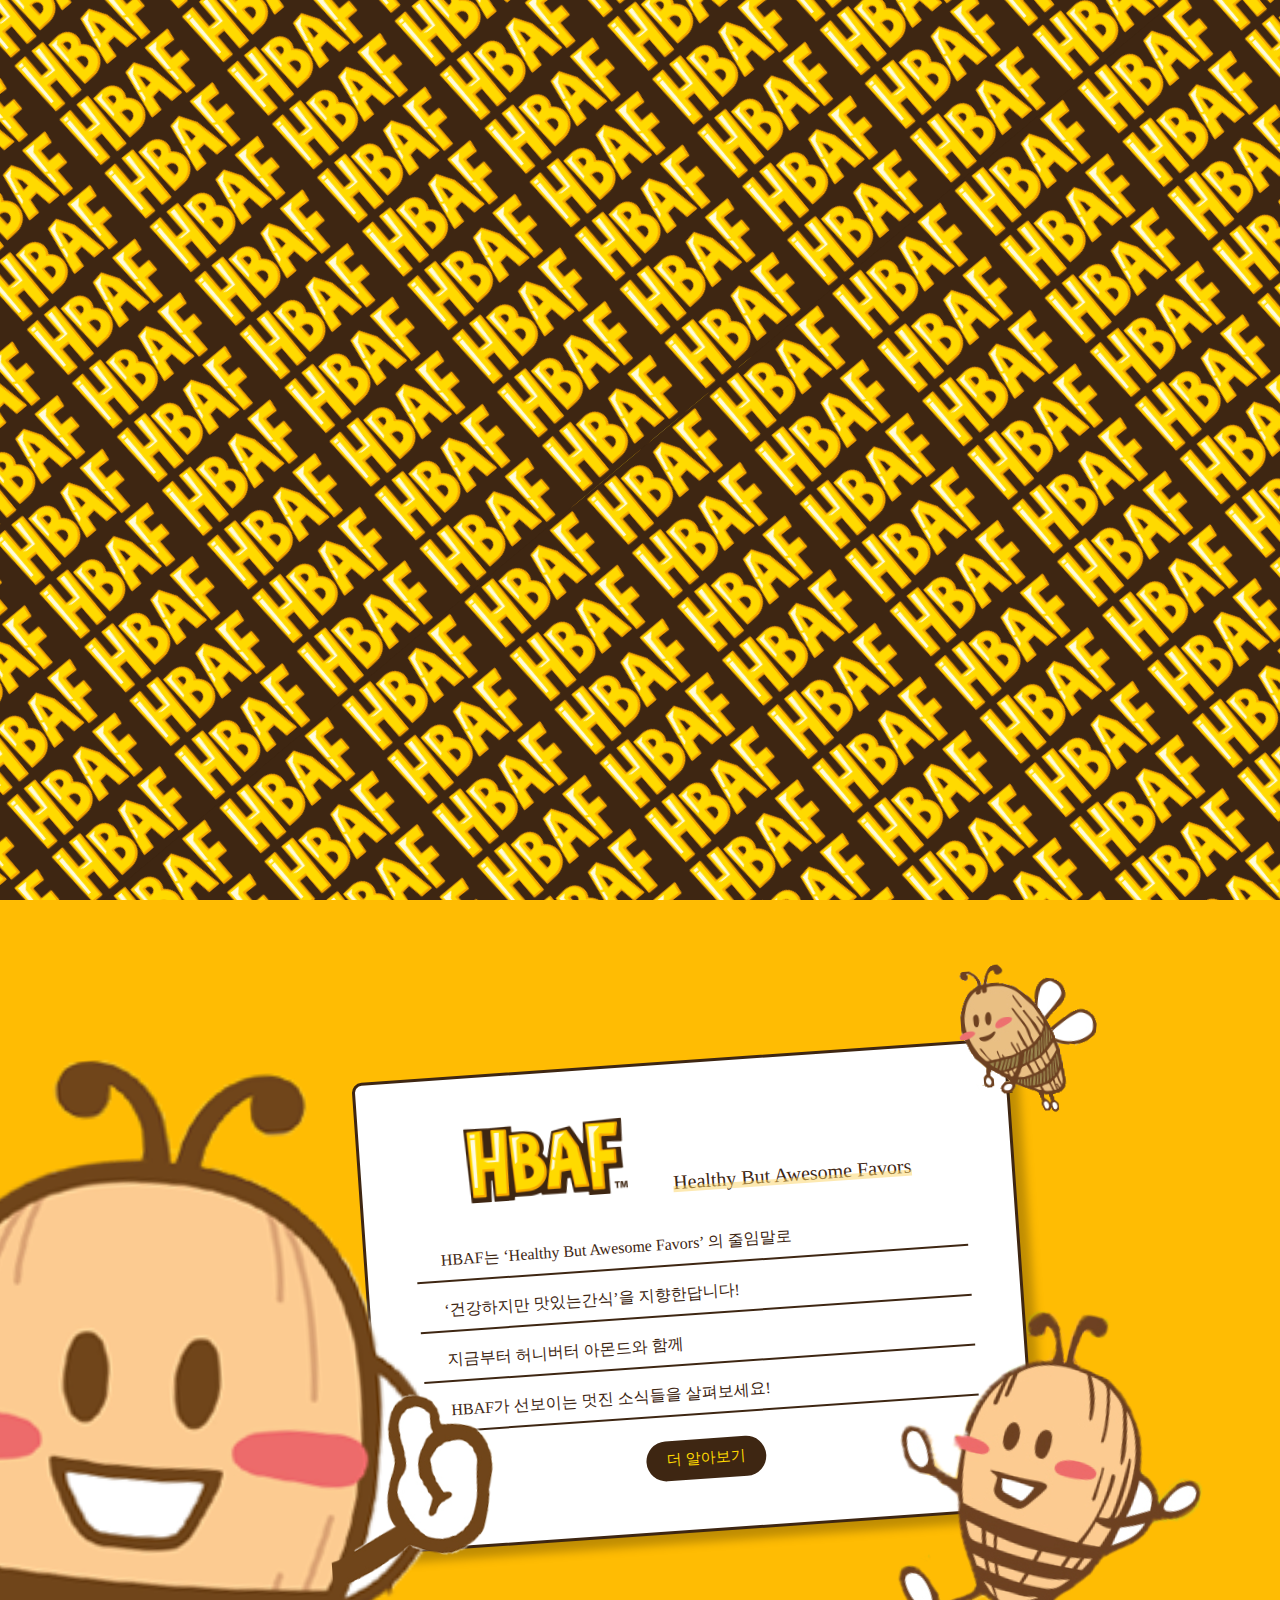
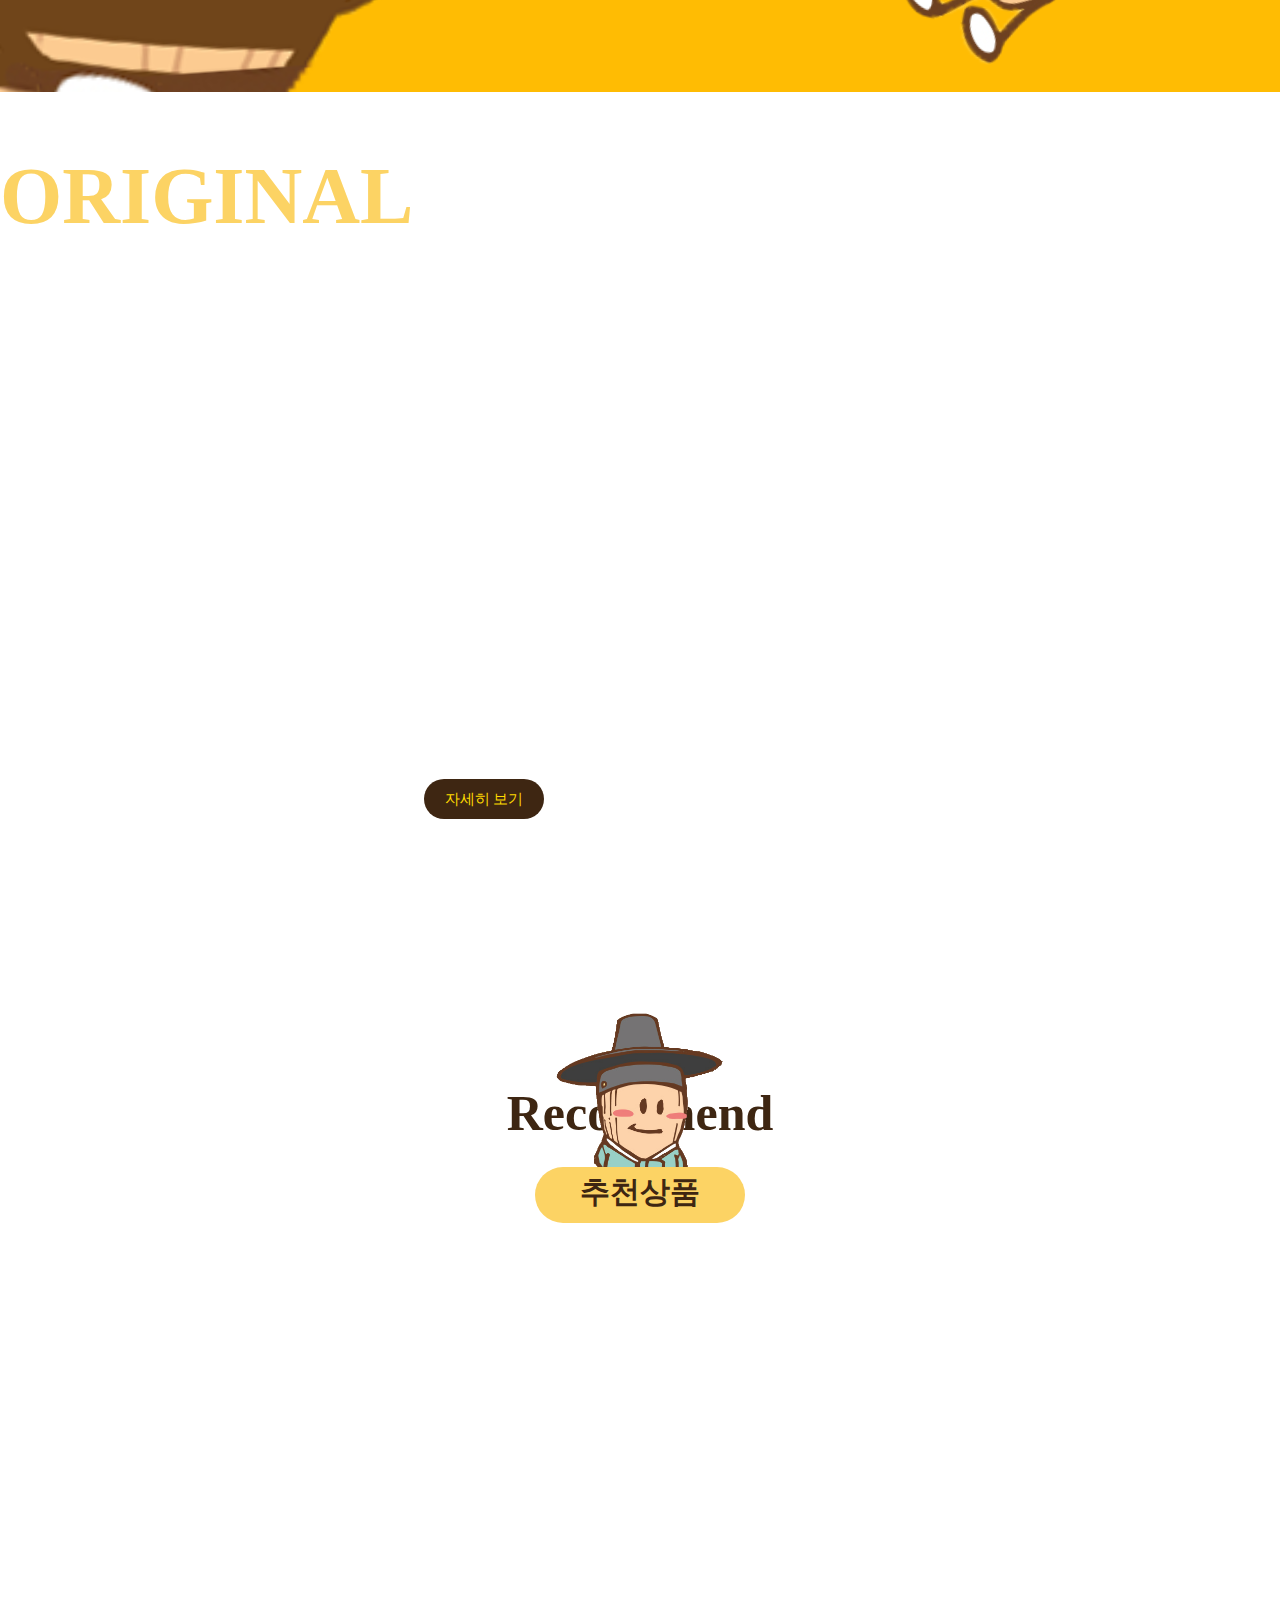
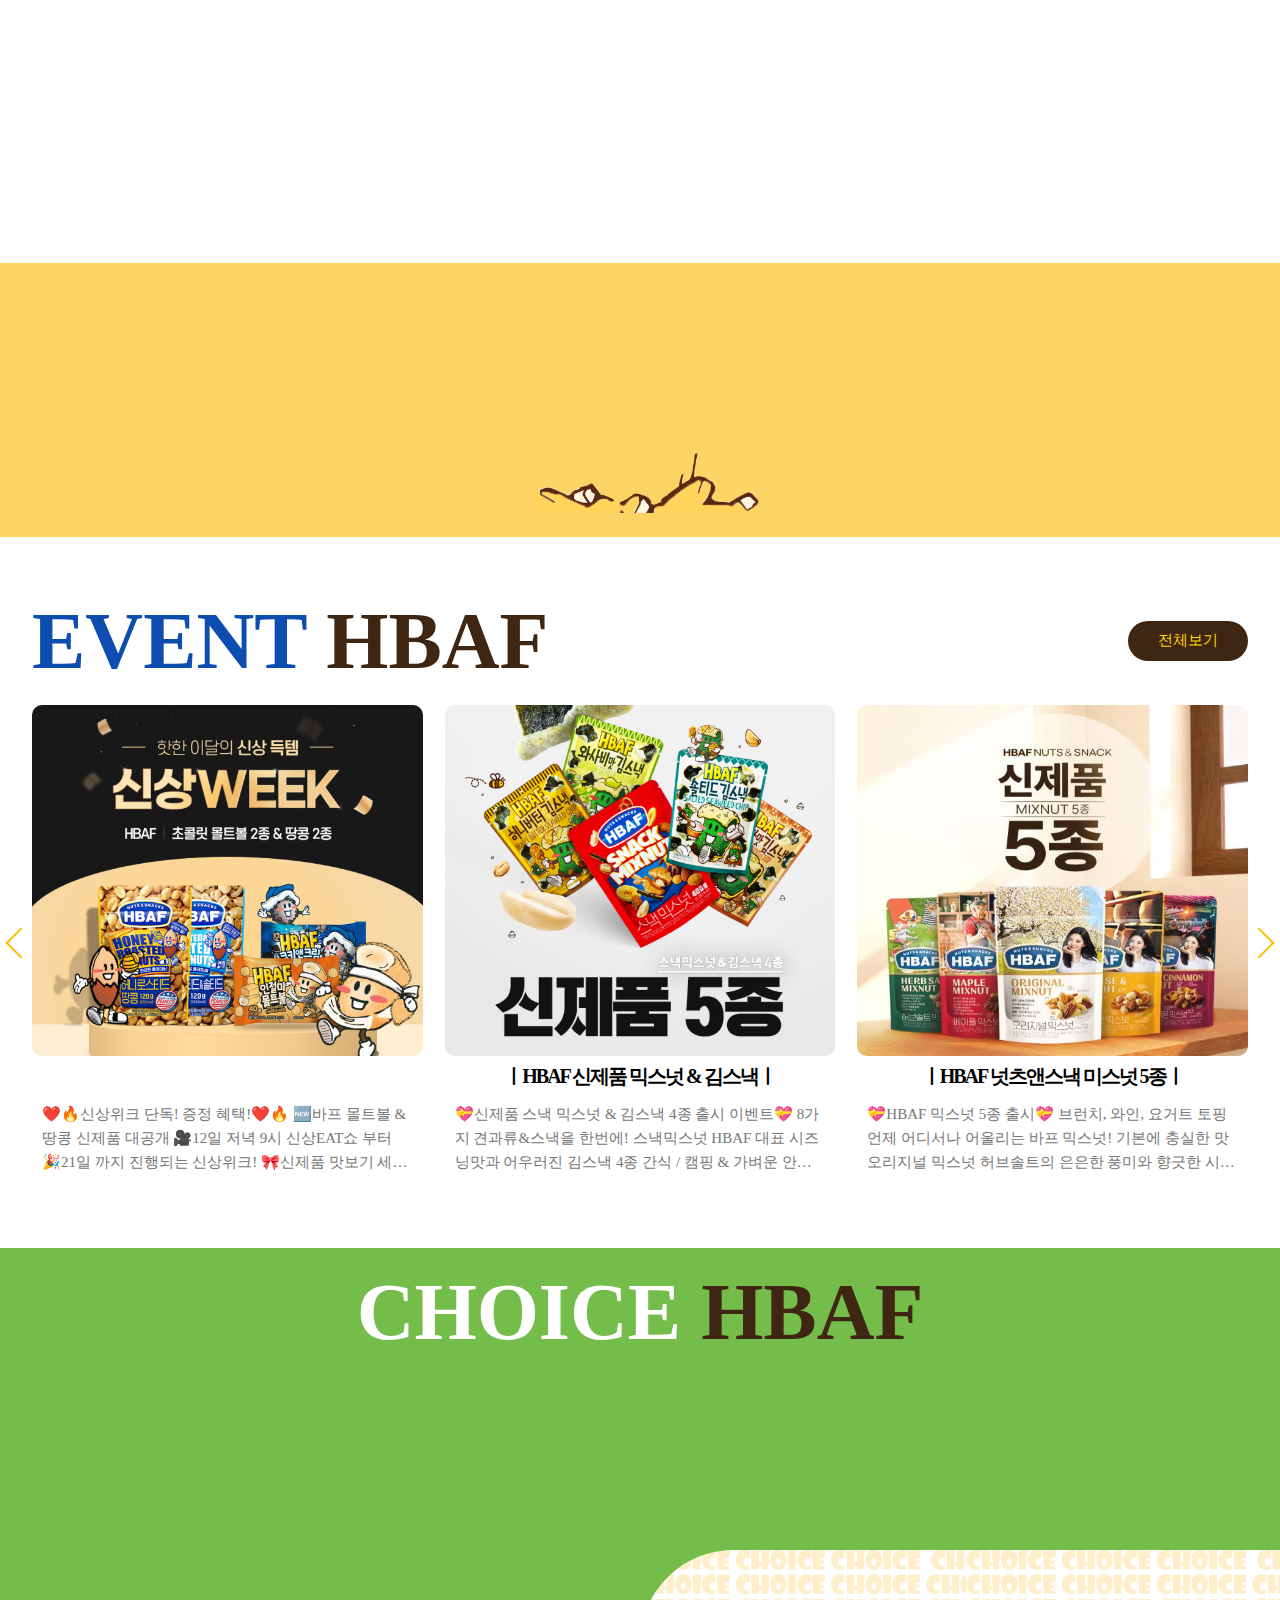
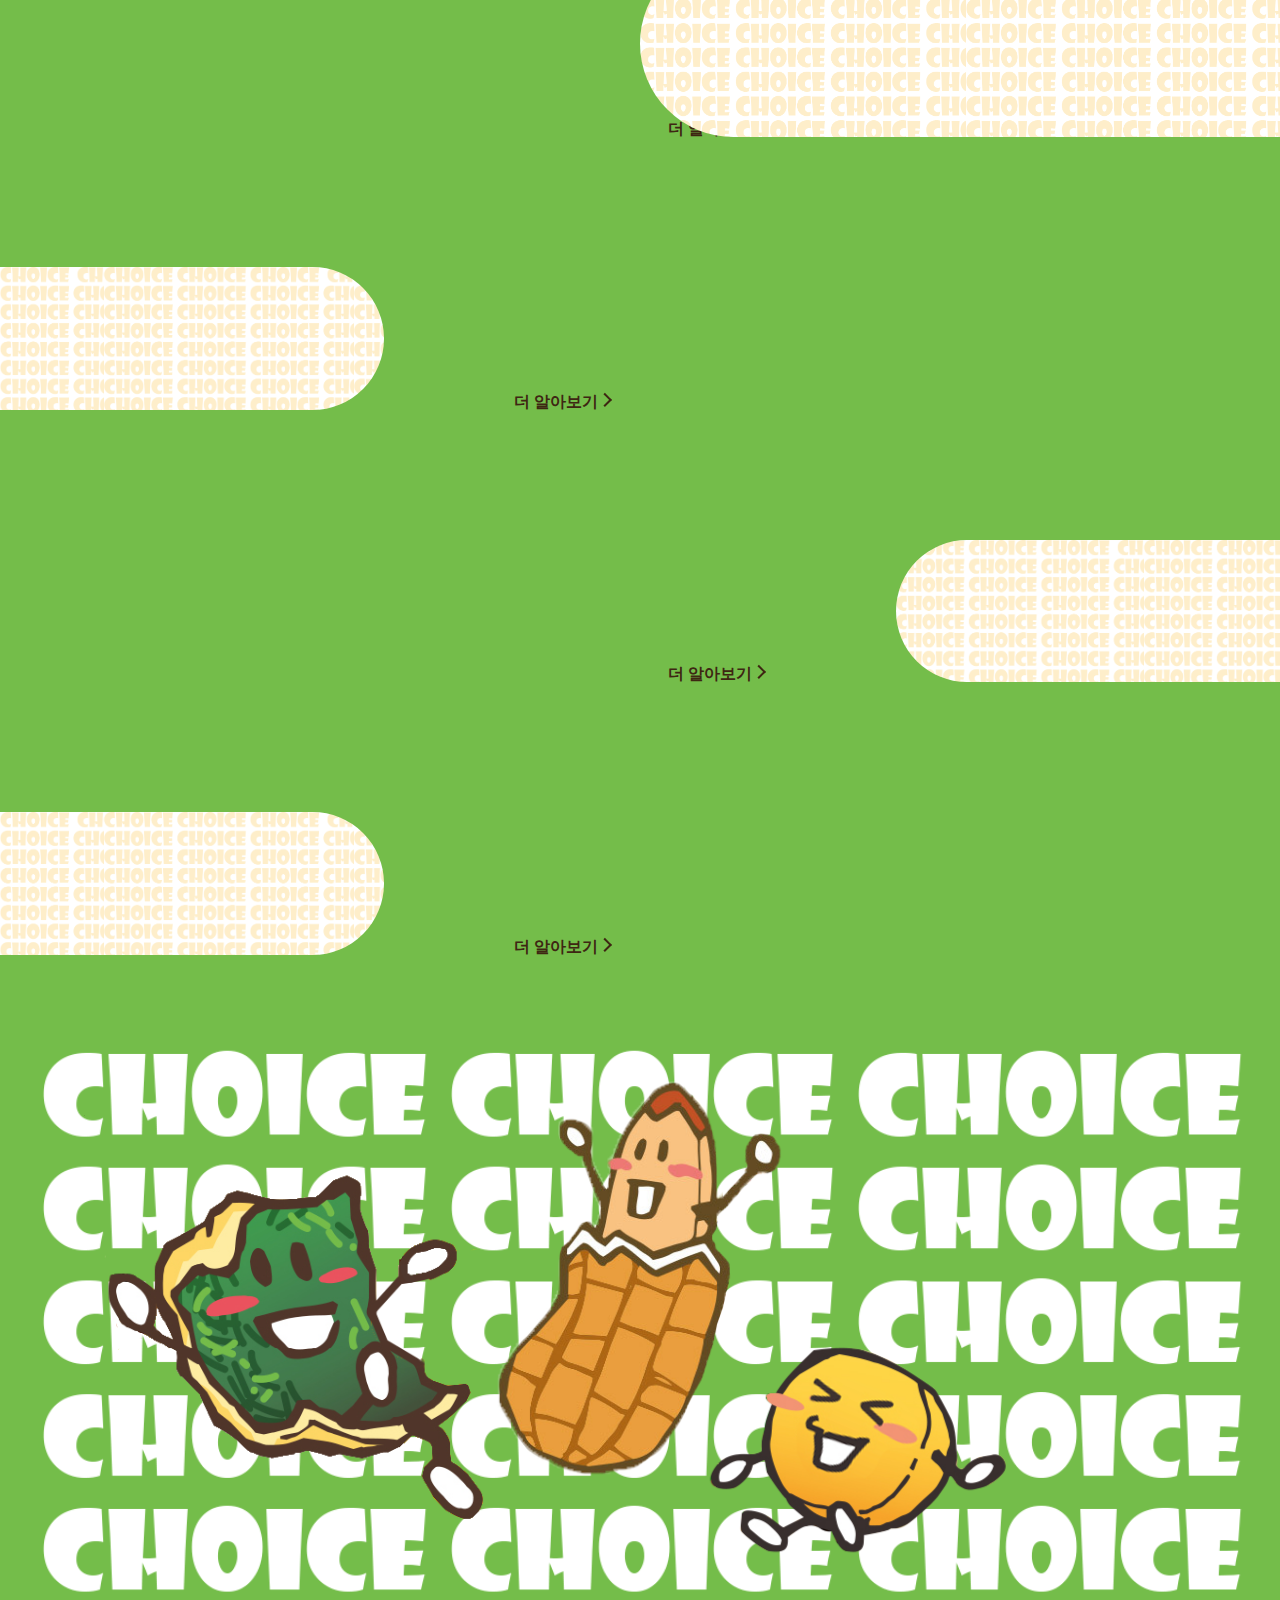
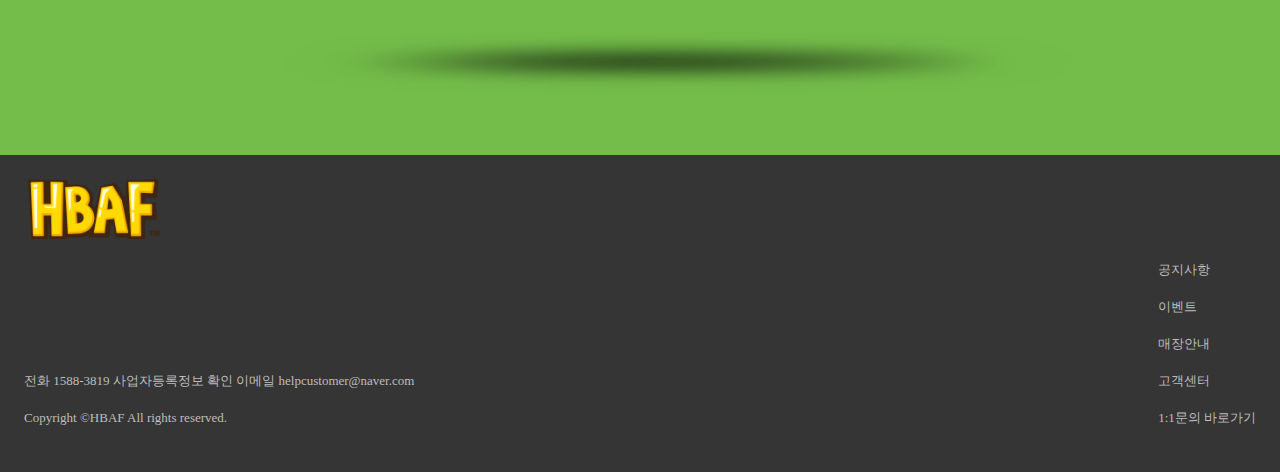
<file: index.html>
<!DOCTYPE html>
<html lang="ko">
<head>
    <meta charset="UTF-8">
    <meta http-equiv="X-UA-Compatible" content="IE=edge">
    <meta name="viewport" content="width=device-width, initial-scale=1.0">
    <title>HBAF</title>
    <link rel="stylesheet" href="css/reset.css">
    <link rel="stylesheet" href="css/index.css">
</head>
<body>
    <section id="hbaf-intro">
        <div class="intro-overflow">
            <h2>
                <span class="hide-text">
                    HBAF
                </span>
            </h2>
            <figure>
                <img src="HBAFimg/logo_01.png" alt="HBAF로고 이미지">
            </figure>
            <div class="cover">
                <div class="open-hbaf-text up">
                </div>
                <div class="open-hbaf-text down">
                </div>
            </div>
        </div>
    </section>
    <header class="hbaf-header">
        <div class="header-wrapper ">
            
            <h1 class="header-logo">
                <span class="hide-text">
                    HBAF
                </span>
                <a href="#" class="unit-link">
                </a> 
            </h1>
            
            
            <nav class="menu-tittle-wrapper">

                <ul class="menu-wrapper">
                    <li class="menu">
                        <a href="#" class="translate-color">
                            신상WEEK혜택
                        </a>
                        <ul class="under-menu">
                            <li>
                                <a href="#">
                                    진행중인 이벤트
                                </a>
                            </li>
                            <li>
                                <a href="#">
                                    신상품
                                </a>
                            </li>
                        </ul>
                    </li>
                
                    <li class="menu">
                         <a href="#" class="translate-color">
                             패키지 세트상품
                        </a>
                        <ul class="under-menu">
                            <li>
                                <a href="#">
                                    먼투썬 패키지
                                </a>
                            </li>
                            <li>
                                <a href="#">
                                    견과류 패키지
                                </a>
                            </li>
                            <li>
                                <a href="#">
                                    HBAF 인기상품 패키지
                                </a>
                            </li>
                        </ul>
                    </li>
               
                    <li class="menu">
                        <a href="#" class="translate-color">
                            용량별 HBAF
                        </a>
                         <ul class="under-menu">
                             <li>
                                 <a href="#">
                                     대용량 패키지
                                 </a>
                             </li>
                             <li>
                                 <a href="#">
                                     중용량 패키지
                                 </a>
                             </li>
                             <li>
                                 <a href="#">
                                     소용량 패키지
                                 </a>
                             </li>
                         </ul>
                    </li>

                    <li class="menu">
                        <a href="#" class="translate-color">
                            메뉴
                        </a>
                        <ul class="under-menu">
                            <li>
                                <a href="#">
                                    아몬드
                                </a>
                            </li>
                            <li>
                                <a href="#">
                                    땅콩
                                </a>
                            </li>
                            <li>
                                <a href="#">
                                    병아리콩
                                </a>
                            </li>
                            <li>
                                <a href="#">
                                    먼투썬
                                </a>
                            </li>
                            <li>
                                <a href="#">
                                    견과류
                                </a>
                            </li>
                            <li>
                                <a href="#">
                                    김스낵
                                </a>
                            </li>
                        </ul>
                    </li>     
                </ul>
            </nav>
            
            <ul class="alert-and-navershoping">
               <li class="alert-button">
                   <a href="#" class="unit-link">
                       알림받기
                   </a>
               </li>
               <li class="naver">
                   <a href="#" >
                       네이버 쇼핑
                   </a>
               </li>
            </ul>
            
            <a class="mobile-hmaburger">
                <div class="mobile-hamburger-wrapper">
                    <span class="mobile-menu-top">
                    </span>
                    <span class="middle">
                    </span>
                    <span class="mobile-menu-bottom">
                    </span>
                </div>
            </a>

            <div class="mobile-hmaburger-menu">
                <figure class="mobile-logo">
                    <img src="HBAFimg/logo_01.png" alt="바프 로고">
                </figure>
                <div class="mobile-menu-wrapper">
                    <ul class="mobile-menu">
                        <li>
                            <a href="#">
                                신상WEEK혜택
                            </a>
                        </li>
                        <li>
                            <a href="#">
                                패키지 세트상품
                            </a>
                        </li>
                        <li>
                            <a href="#">
                                용량별 HBAF
                            </a>
                        </li>
                        <li>
                            <a href="#">
                                메뉴
                            </a>
                        </li>
                    </ul>
                </div>
            </div>
        </div>

        <figure class="navi-honey">
            <img src="HBAFimg/honey-butter-navi.png" alt="손을 들고 있는 허니버터아몬드">
        </figure>
        <figure class="navi-honeybee">
            <img src="HBAFimg/honeybee.png" alt="날고있는 허니버터 아몬드">
        </figure>
    </header>


    <section id="video-place">
        <video src="HBAFimg/Unlimited HBAF_포스터편_30”.mp4" autoplay muted loop>
        </video>
        <h4 class="header-letter">
            Healthy But Awesome flavors
        </h4>
    </section>
    
    <section id="explane-hbaf">
        <div class="over-flow-hiden">
            
            <div class="explane-box">
                <div class="explane-honeybee-wrapper">
                    <div class="explane-honeybee">
                        <figure class="explane-honeybee-firstimg">
                            <img src="HBAFimg/mobilde-ver-honey-nohands.png" alt="손을 흔들고 있는 허니버터아몬드 몸통부분 사진">
                        </figure>
                        <figure class="explane-honeybee-lastimg">
                            <img src="HBAFimg/swinghoneybee-hands2.png" alt="손을 흔들고 있는 허니버터아몬드 팔부분">
                        </figure>
                    </div>
                </div>

                <div class="explane-text-wrapper">
                    
                    <div class="explane-logo-letter-wrapper">
                        <figure>
                            <img src="HBAFimg/logo_01.png" alt="HBAF아몬드 로고">
                        </figure>
                        <h3>Healthy But Awesome Favors</h3>
                    </div>
                    <div class="explane-letter-wrapper">
                        <p class="mobile-hide">
                            HBAF는 ‘Healthy But Awesome Favors’ 의 줄임말로
                        </p>
                        <p class="mobile-hide">
                           ‘건강하지만 맛있는간식’을 지향한답니다! 
                        </p>
                        <p class="mobile-hide">
                            지금부터 허니버터 아몬드와 함께 
                        </p>
                        <p class="mobile-hide">
                            HBAF가 선보이는 멋진 소식들을 살펴보세요!
                        </p>
                        <p class="mobile-ver">
                            HBAF는 ‘Healthy But Awesome
                        </p>
                        <p class="mobile-ver">
                            Favors’ 의 줄임말로 ‘건강하지만 맛있는
                        </p>
                        <p class="mobile-ver">
                            간식’을 지향한답니다! 지금부터 허니
                        </p>
                        <p class="mobile-ver">
                            버터 아몬드와 함께 HBAF가 선보이는
                        </p>
                        <p class="mobile-ver">
                            멋진 소식들을 살펴보세요!
                        </p>
                        <!-- 밑줄을 자바스크립트로 한다 resize 됐을 때 밑줄 재생성하게끔제작-> window.addEventlistenr('resize', ()=> 실행할 내용)
                            밑줄 그려줄 내용 -> 칸에 맞게끔 줄바꿈을 해주는 코드를 짜야한다. /
                        모바일 시 밑줄 없애버리고 텍스트로 정렬한다/ text-underline 속성을 이용한다 (텍스트가 없는곳에는 밑줄이 안생김)
                    text-decoratiton thickness 2px , text-underline-position under  text-underline-offset 4px p margin없애주고 line-height 36px 
                p border-bottom 2px solid -->
                    </div>
                    
                    <div class="more-view">
                        <a href="#" class="unit-link">
                            더 알아보기
                        </a>
                    </div>
                </div>       
                
                <div class="honey-bee-wrapper">
                    <div class="fly-honeybee about-hbaf-fly-bee">
                        <figure class="fly-honeybee-body">
                            <img src="HBAFimg/flyhoney-buter-body.png" alt="날고있는 허니버터 아몬드 몸통 ">
                        </figure>
                        <figure class="fly-honeybee-wings">
                            <img src="HBAFimg/honey-butter-wings.png" alt="날고있는 허니버터아몬드 날개부분">
                        </figure>
                    </div>
                </div>
                
                
                <figure class="small-honeybee">
                    <img src="HBAFimg/small-hondeybee.png" alt="작은 허니버터아몬드">
                </figure>
                
            </div>
        </div>
        </section>
        
        <section id="original-almond">
        <h2>ORIGINAL</h2>
        <div class="original-almond-linebackground">
            <p>
                원조는 다릅니다. 판매량이 말해줍니다. <br> 
                언제 어디서나 간편하게 K-아몬드! <br> 
                재구매에는 이유가 있습니다
            </p>

            <div class="honeybutter-almond-wrapper">
                <figure>
                    <img src="HBAFimg/honeybutter-alomond.png" alt="허니버터아몬드 봉지과자">
                </figure>

                <div class="line-text-wrapper">

                    <div class="honey-butter-explane-area">
                        <div class="line-text">
                            <div class="line simple">
                            </div>
                            <p class="keyword">
                                SIMPLE
                            </p>
                        </div>
                        <p class="honeybutter-almond-explane">
                            언제 어디서나 심플한 지퍼백! 먹고 싶은 만큼 건강하게 
                        </p>
                    </div>
                    
                    <div class="honey-butter-explane-area">
                        <div class="line-text">
                            <div class="line flavors">
                            </div>
                            <p class="keyword">
                                FLAVORS
                            </p>
                        </div>
                        <p class="honeybutter-almond-explane">
                            내 입에 딱 맛는 맛들로 구성! 놀라운                    
                        </p>
                     </div>
                
                    <div class="honey-butter-explane-area">
                        <div class="line-text">
                            <div class="line healthy">
                            </div>
                            <p class="keyword">
                                HEALTHY
                            </p>
                        </div>
                        <p class="honeybutter-almond-explane">
                            건강한 아몬드로 내 몸에 딱 좋은 간식!                     
                        </p>
                    </div>
                    <div class="ori-and-moreview-wrapper">
                        <div class="more-view">
                            <a href="#" class="unit-link">
                                자세히 보기
                            </a>
                        </div>
                    </div>
                </div>
            </div>
            
            <div class="fly-honeybee original-fly-bee ">
                <figure class="fly-honeybee-body">
                    <img src="HBAFimg/flyhoney-buter-body.png" alt="날고있는 허니버터 아몬드 몸통 ">
                </figure>
                <figure class="fly-honeybee-wings">
                    <img src="HBAFimg/honey-butter-wings.png" alt="날고있는 허니버터아몬드 날개부분">
                </figure>
            </div>
        </div>
    </section>
    
    <section id="recommend-area">
        <div class="recommend-tittle">
            <div class="injermi-wrapper">
                <h3>Recommend</h3>
                <figure>
                    <img src="HBAFimg/injermi-almond-menu.png" alt="인절미맛 아몬드">
                </figure>
            </div>
            <div class="recommend-product">
                <p>추천상품</p>
            </div>
        </div>

        <div class="recommend-container-wrppaer">

            <div class="recommend-line-wrapper">

                <div class="recommend-container new-production">
                    <a href="#" class="unit-link"></a>
                    <div class="recommend-text-area">
                        <p class="hashtag">
                            #바삭바삭 #몰트볼 #인절미맛 #쿠앤크맛 #순삭주의
                        </p>
                        <p class="recommend-name">
                            HBAF 신제품 출시!
                        </p>
                        <p class="goto-recommend">
                            바로가기
                        </p>
                    </div>
                    <figure>
                        <img src="HBAFimg/cookie_maltballs_40g.png" alt="쿠키앤크림 바프볼 사진">
                    </figure>
                </div>
            
                <div class="recommend-container adalt-production">
                    <a href="#" class="unit-link"></a>
                    <div class="recommend-text-area">
                        <p class="hashtag">
                            #퇴근후간식은? #퇴근후맥주한잔! #마음만은 어린이 #어른이 
                        </p>
                        <p class="recommend-name">
                            HBAF 어른 <span class="mobile-hide"> 들을 위한 </span> 간식 모음
                        </p>
                        <p class="goto-recommend">
                            바로가기
                        </p>
                    </div>
                    <figure>
                        <img src="HBAFimg/whasabi-almond.png" alt="와사비맛 아몬드가 하트를 들고 있는 사진">
                    </figure>
                </div>
            </div>
         
            <div class="recommend-line-wrapper">

                <div class="recommend-container gift-production">
                    <a href="#" class="unit-link"></a>
                    <div class="recommend-text-area">
                        <p class="hashtag">
                            #선물그런거_필요없다 #옆집은_선물로HBAF라던데 #진짜필요없다
                        </p>
                        <p class="recommend-name">
                            HBAF <span class="mobile-hide">소중한 이들을 위한 </span>선물 모음
                        </p>
                        <p class="goto-recommend">
                            바로가기
                        </p>
                    </div>
                    <figure class="injermi-almond-img">
                        <img src="HBAFimg/injermi-almond.png" alt="인절미맛 아몬드가 서있는 사진">
                    </figure>
                </div>
        
                <div class="recommend-container kids-production">
                    <a href="#" class="unit-link"></a>
                    <div class="recommend-text-area">
                        <p class="hashtag">
                            #간식주세요 #또아몬드예요? #오늘은병아리콩이란다 #야호
                        </p>
                        <p class="recommend-name">
                            HBAF <span class="mobile-hide">소중한 우리</span> 아이를 위한 간식모음
                        </p>
                        <p class="goto-recommend">
                            바로가기
                        </p>
                    </div>
                    <figure class="star-almond">
                        <img src="HBAFimg/star-almond.png" alt="별빛아몬드 사진">
                    </figure>
                </div>
            </div>
        </div>
    </section>
    
    <section id="banner-container">
        <div class="banner-area">
            <div class="banner-left-text">
                <p class="bannder-text text-rigtt">
                    #세계로 HBAF
                </p>
                <p class="bannder-text text-medium">
                    #건강간식
                </p>
                <p class="bannder-text text-left">
                    #믿고먹는
                </p>
            </div>
            
            <h5>
                <span class="hide-text">
                    믿고 먹는 건강간식! 세계로 뻗어나가는 hbaf
                 </span>
            </h5>
            <div class="carrot-almond-wrapper">
                <figure class="carrot-cake-almond">
                    <img src="HBAFimg/carrotcake.png" alt="당근맛 아몬드">
                </figure>
                <figure class="carrot-cake-bottom">
                    <img src="HBAFimg/carrotcake-soil.png" alt="당근맛 아몬드가 올라오는 땅">
                </figure>
            </div>
            
            <div class="banner-right-text">
                <p class="bannder-text text-left">
                    #디저트
                </p>
                <p class="bannder-text text-medium">
                    #국민간식
                </p>
                <p class="bannder-text text-left">
                    #내입맛에_딱
                </p>
            </div>
        </div>
    </section>

    <section id="slide-banner-area">
        <div class="event-area-wrapper">
            <h2>EVENT <span class="brown"> HBAF</span></h2>
            <div class="more-view">
                <a href="#" class="unit-link">
                    전체보기
                </a>
            </div>
        </div>

        <div class="arrow-wrapper">
            <div class="event-slidewrapper">
                <div class="contents-wrapper">
                    <div class="contents">
                        <a href="#" class="unit-link"></a>
                        <figure>
                            <img src="HBAFimg/new-week.jpg" alt="신상 week 홍보 사진">
                        </figure>
                        <div class="event-text-wrapper">
                            <p class="contents-name">
                                ㅣHBAF 몰트볼 & 땅콩 신상위크ㅣ
                            </p>
                            <p class="event-explane-text">
                                ❤️🔥신상위크 단독! 증정 혜택!❤️🔥 🆕바프 몰트볼 &amp; 땅콩 신제품 대공개 🎥12일 저녁 9시 신상EAT쇼 부터 🎉21일 까지 진행되는 신상위크! 🎀신제품 맛보기 세트부터 🎁수면바지&amp;양말 🎁대형 마카다미아 인형 증정까지! 놀라운 혜택을 놓치지 마세요
                            </p>
                        </div>
                    </div>

                    <div class="contents">
                        <a href="#" class="unit-link"></a>
                        <figure>
                            <img src="HBAFimg/new-five.jpg" alt="신제품5종 홍보">
                        </figure>
                        <div class="event-text-wrapper">
                            <p class="contents-name">
                                ㅣHBAF 신제품 믹스넛 & 김스낵ㅣ
                            </p>
                            <p class="event-explane-text">
                                💝신제품 스낵 믹스넛 & 김스낵 4종 출시 이벤트💝 8가지 견과류&스낵을 한번에! 스낵믹스넛 HBAF 대표 시즈닝맛과 어우러진 김스낵 4종 간식 / 캠핑 & 가벼운 안주로 함께!
                            </p>
                        </div>
                    </div>

                    <div class="contents">
                        <a href="#" class="unit-link"></a>
                        <figure>
                            <img src="HBAFimg/new-five-almond (2).jpg" alt="신제품5종 견과류홍보">
                        </figure>
                        <div class="event-text-wrapper">
                            <p class="contents-name">
                                ㅣHBAF 넛츠앤스낵 미스넛 5종ㅣ
                            </p>
                            <p class="event-explane-text">
                                💝HBAF 믹스넛 5종 출시💝 브런치, 와인, 요거트 토핑 언제 어디서나 어울리는 바프 믹스넛! 기본에 충실한 맛 오리지널 믹스넛 허브솔트의 은은한 풍미와 향긋한 시나몬향 메이플 시럽의 달콤한맛과 단짠 치즈맛까지 다양한 바프 믹스넛과 함께 맛있는 휴식시간 되세요:)
                            </p>
                        </div>
                    </div>

                    <div class="contents">
                        <a href="#" class="unit-link"></a>
                        <figure>
                            <img src="HBAFimg/mon-to-sun.jpg" alt="먼투썬 홍보사진">
                        </figure>
                        <div class="event-text-wrapper">
                            <p class="contents-name">
                                ㅣ9가지 컬러 - 하루견과 먼투썬ㅣ
                            </p>
                            <p class="event-explane-text">
                                🎉HBAF 하루견과 먼투썬 9종🎉 뭘 좋아할지 몰라 다 준비했어 바프가 새롭게 제안하는 9가지 컬러의 하루견과 레드 블루 핑크 오렌지 퍼플 브라운 블랙 화이트 베이지 리뉴얼된 파우치 & 새로운 맛으로 더 맛있어진 바프와 함께 하루의 건강을 챙겨보세요:)
                            </p>
                        </div>
                    </div>

                    <div class="contents">
                        <a href="#" class="unit-link"></a>
                        <figure>
                            <img src="HBAFimg/image (1).jpg" alt="신제품 몰트볼 땅콩2종">
                        </figure>
                        <div class="event-text-wrapper">
                            <p class="contents-name">
                                ㅣ신제품 몰트볼 & 땅콩 2종ㅣ
                            </p>
                            <p class="event-explane-text">
                                💝신제품 초콜릿 몰트볼2종 & 땅콩 2종 출시💝 바프가 만든 초콜릿 대공개! 쿠키 & 인절미의 달콤함에 독일산 몰트볼로 바삭함을 더했어요 완전히 새로워진 땅콩의 맛! 캠핑간식 & 안주와 함께라면 언제나 바프! 부드러운 버터 & 달콤함이 살아있는 허니로스티드 땅콩 고소함과 짭짤함을 동시에! 로스티드앤솔티드 땅콩                            </p>
                        </div>
                    </div>

                </div>
            </div>

            <a href="#">
                <div class="before-contents-arrow">
                </div>
            </a>
            <a href="#">
                <div class="next-contents-arrow">
                </div>
            </a>

        </div>
    </section>

    <section id="choice-hbaf">
        <div class="choice-inner-container">
            <div class="choice-explane-text">
                <h2 class="choice-text">
                    CHOICE <span class="brown">HBAF</span>
                </h2>
                <p class="choice-explane-text-explane">오직 HBAF 에서만 놀라운 선택의 폭! 
                    <span class="mobile-hide">
                        귀여운 HBAF 캐릭터들을 만나보세요!
                    </span> 
                </p>
            </div>
            
            <div class="choice-content-wrapper">
                
                <div class="coice-contents choice-right">
                    <div class="choice-text-explane">
                        <p class="explane-character">
                            모두가 알고있는 그 맛! <br> HBAF의 시그니처! 
                        </p>
                        <p class="explane-choice-character">
                            누군가와 마주앉아 <br class="mobile-ver"> 이야기를 나눌 때, <br>
                            영화를 볼 때 간단한 주전부리!
                        </p>
                    <div class="more-wrapper">
                        <a href="#" class="more">
                            더 알아보기
                        <span class="allow"></span>
                    </div>
                        </a>
                    </div>
                    <div class="choice-chracter-area">
                        <figure class="almond">
                            <img src="HBAFimg/character-explane-almond.png" alt="아몬드 캐릭터">
                        </figure>
                        <div class="chracter-background">
                            <p class="chrancter-name">
                                아몬드
                            </p>
                        </div>
                    </div>
                </div>
            
            
                <div class="coice-contents choice-left">
                    <div class="choice-chracter-area">
                        <div class="chracter-background">
                            <p class="chrancter-name">
                                김스낵
                            </p>
                        </div>
                        <figure>
                            <img src="HBAFimg/kim.png" alt="김스낵 캐릭터">
                        </figure>
                    </div>
                    <div class="choice-text-explane">
                        <p class="explane-character">
                            한국인이 사랑하는 해조류!
                        </p>
                        <p class="explane-choice-character">
                            우리 바다에서 자란 김과 <br class="mobile-ver">
                            구수한 현미가 함유된 <br>
                            라이스칩으로 만든 <br class="mobile-ver">
                             바삭한 건강스낵
                        </p>
                        <div class="more-wrapper">
                            <a href="#" class="more">
                                더 알아보기
                            <span class="allow"></span>
                        </div>
                        </a>
                    </div>
                </div>

                <div class="coice-contents choice-right">
                    <div class="choice-text-explane">
                        <p class="explane-character">
                            국민 견과류! <br class="mobile-ver">
                            땅콩의 고소함 속으로!
                        </p>
                        <p class="explane-choice-character">
                            모두가 알고 있는 바로 그맛! <br>
                            오독오독 씹히는 구수한 맛이 <br class="mobile-ver">
                            손 멈출세 없이 입 속으로!
                        </p>
                        <div class="more-wrapper">
                            <a href="#" class="more">
                                더 알아보기
                            <span class="allow"></span>
                        </div>
                        </a>
                    </div>
                    <div class="choice-chracter-area">
                            <figure class="ddanghong">
                                <img src="HBAFimg/ddanghong.png" alt="땅콩 캐릭터">
                            </figure>
                            <div class="chracter-background">
                                <p class="chrancter-name">
                                    땅콩
                                </p>
                            </div>
                    </div>
                </div>
        
                <div class="coice-contents choice-left">
                    <div class="choice-chracter-area">
                        <div class="chracter-background">
                            <p class="chrancter-name small-bean-name">
                                병아리콩
                            </p>
                        </div>
                        <figure>
                            <img class="small-bean" src="HBAFimg/small-bean.png" alt="병아리콩 캐릭터">
                        </figure>
                    </div>
                    <div class="choice-text-explane">
                        <p class="explane-character">
                            작고 귀여운 <br class="mobile-ver">
                            병아리콩의 반란!
                        </p>
                        <p class="explane-choice-character">
                            다른 견과류보다 작지만 <br class="mobile-ver">
                            맛은 2배로! <br>
                            씹을수록 고소한  <br class="mobile-ver">
                            병아리콩의 반란!
                        </p>
                        <div class="more-wrapper">
                            <a href="#" class="more">
                                더 알아보기
                            <span class="allow"></span>
                        </div>
                        </a>
                    </div>
                </div>
            </div>    
        
            <div class="three-chracter">
                <figure>
                    <img src="HBAFimg/kim.png" alt="김스낵">
                </figure>
                <figure>
                    <img src="HBAFimg/ddanghong.png" alt="땅콩 캐릭터">
                </figure>
                <figure>
                    <img src="HBAFimg/small-bean.png" alt="병아리콩 캐릭터">
                </figure>
            </div>
        </div>
    </section>
    
    <footer>

        <div class="footer-wrapper">
            <h1>
                <a href="unit-link">
                </a>
                <span class="hide-text">HBAF</span>
            </h1>

            <div class="footer-information-wrwapper">
                <div class="information-text">
                    <p>HBAF(주)</p>
                    <p>사업자등록번호 220-81-62517  통신판매업신고번호2006-경기성남-0692호</p>
                    <p>대표이사 최수연 경기도 성남시 분당구 정자일로 95, </p>
                    <p>전화 1588-3819  사업자등록정보 확인 이메일 helpcustomer@naver.com</p>
                    <p>Copyright  ©HBAF All rights reserved.</p>
                </div>
                <div class="alert-area">
                    <a href="#">
                        공지사항
                    </a>
                    <a href="#">
                        이벤트
                    </a>
                    <a href="#">
                        매장안내
                    </a>
                    <a href="#">
                        고객센터
                    </a>
                    <a href="#">
                        1:1문의 바로가기
                    </a>
                </div>
            </div>
        </div>
    </footer>


    <script src="js/event-hbaf.js"></script>
    <script src="js/header.js"></script>
    <script src="js/animation.js"></script>
</body>
</html>
</file>
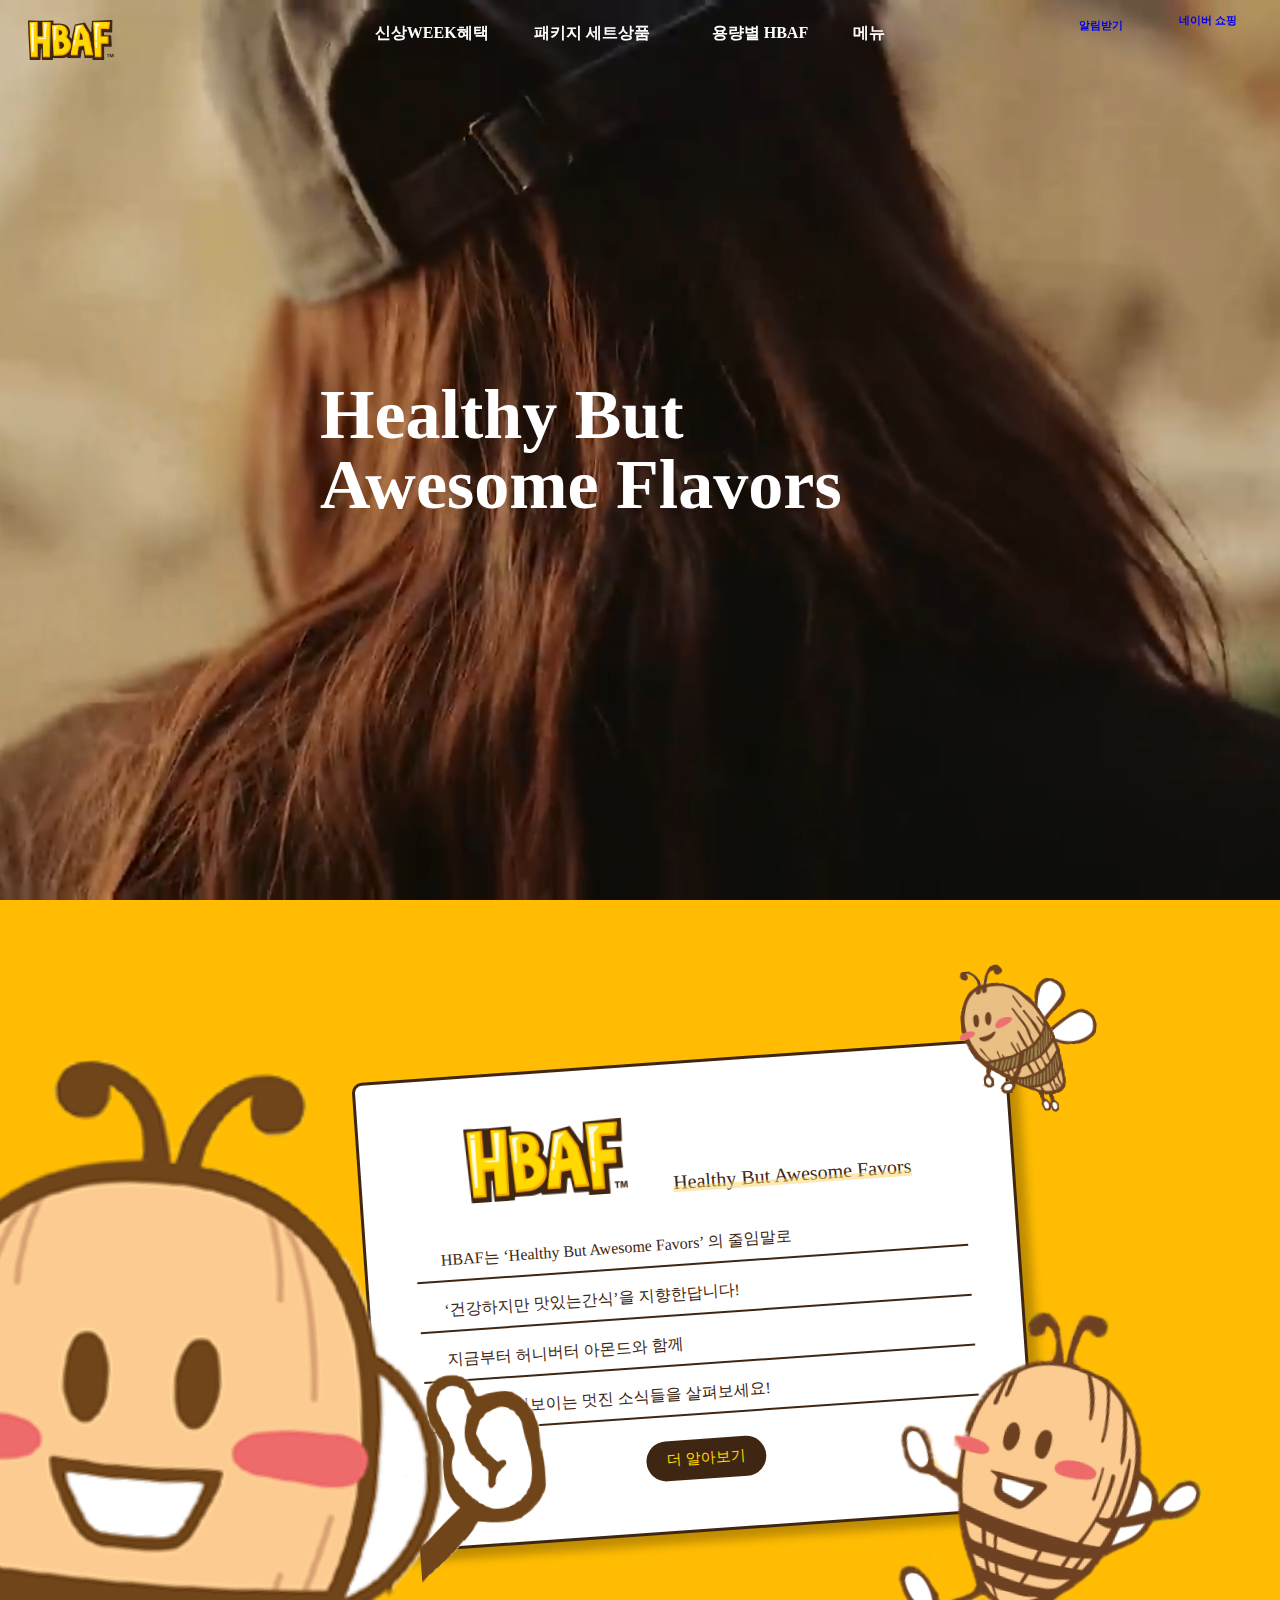
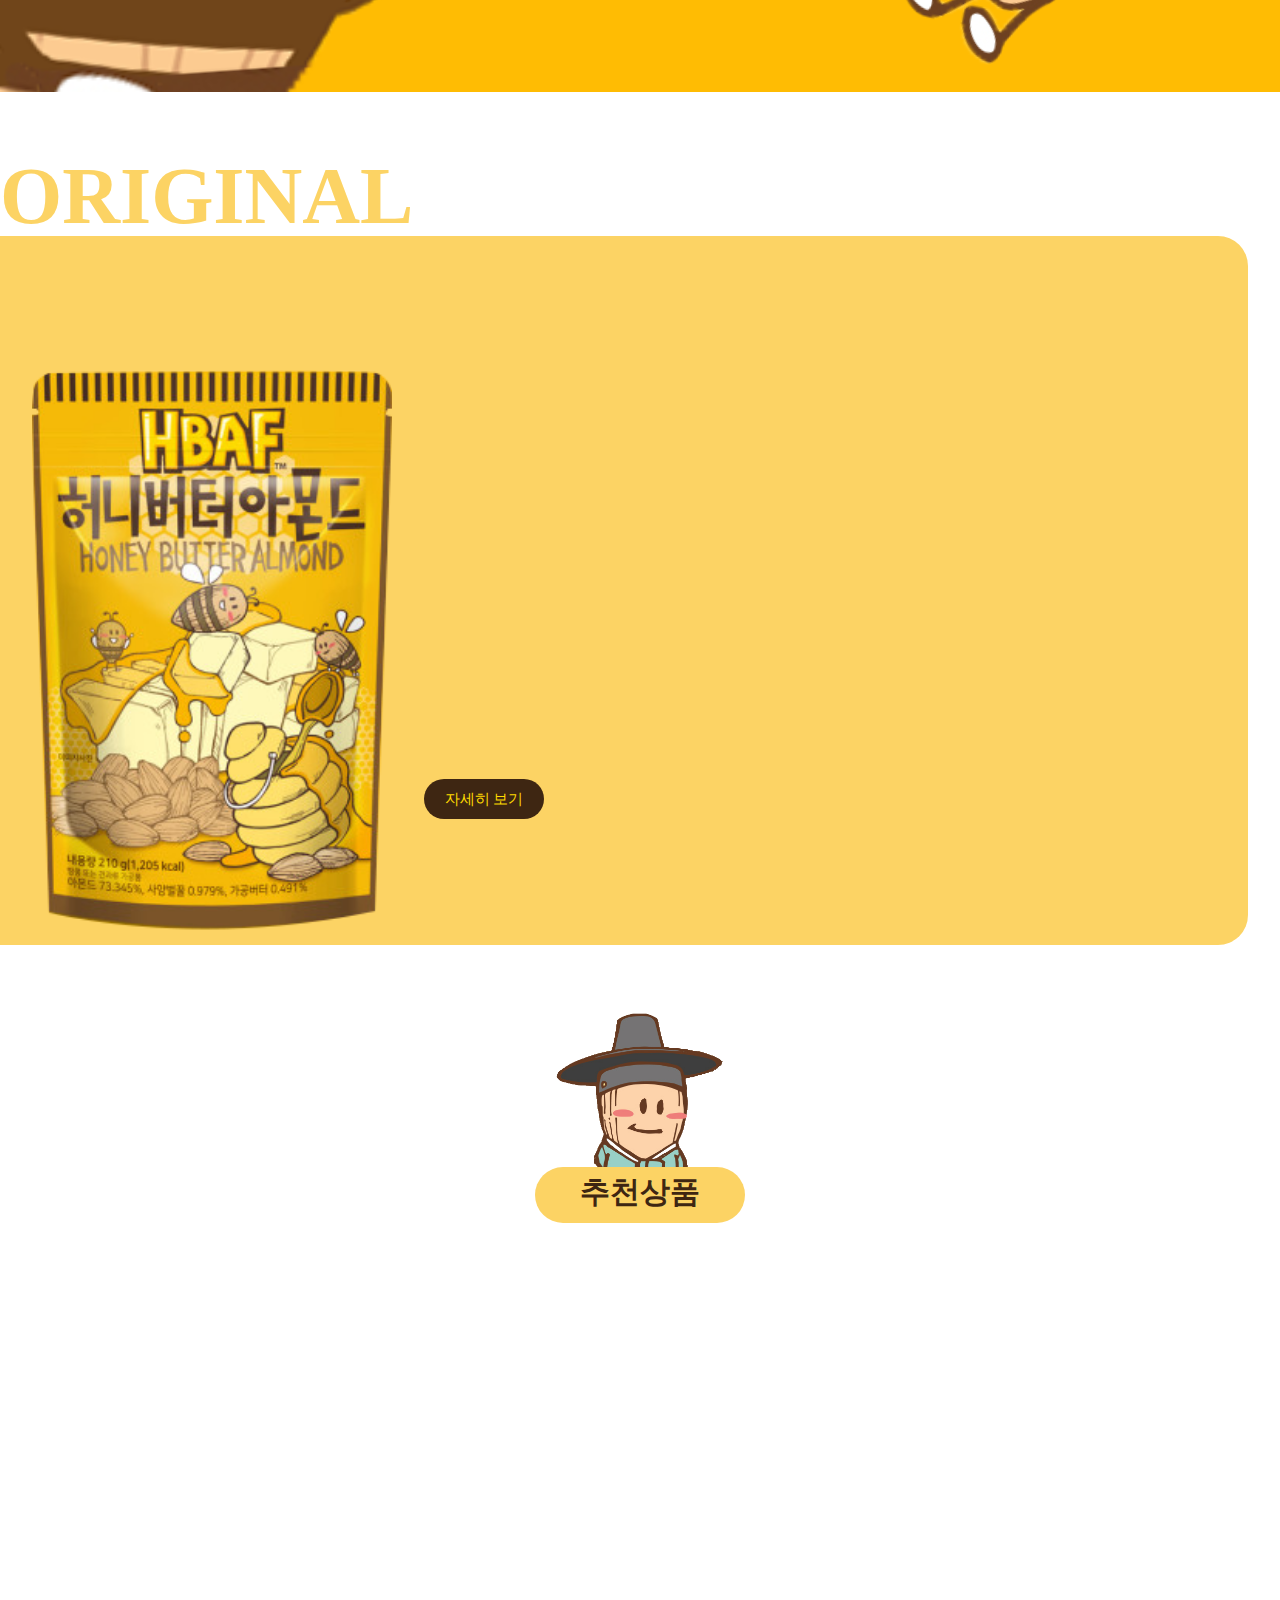
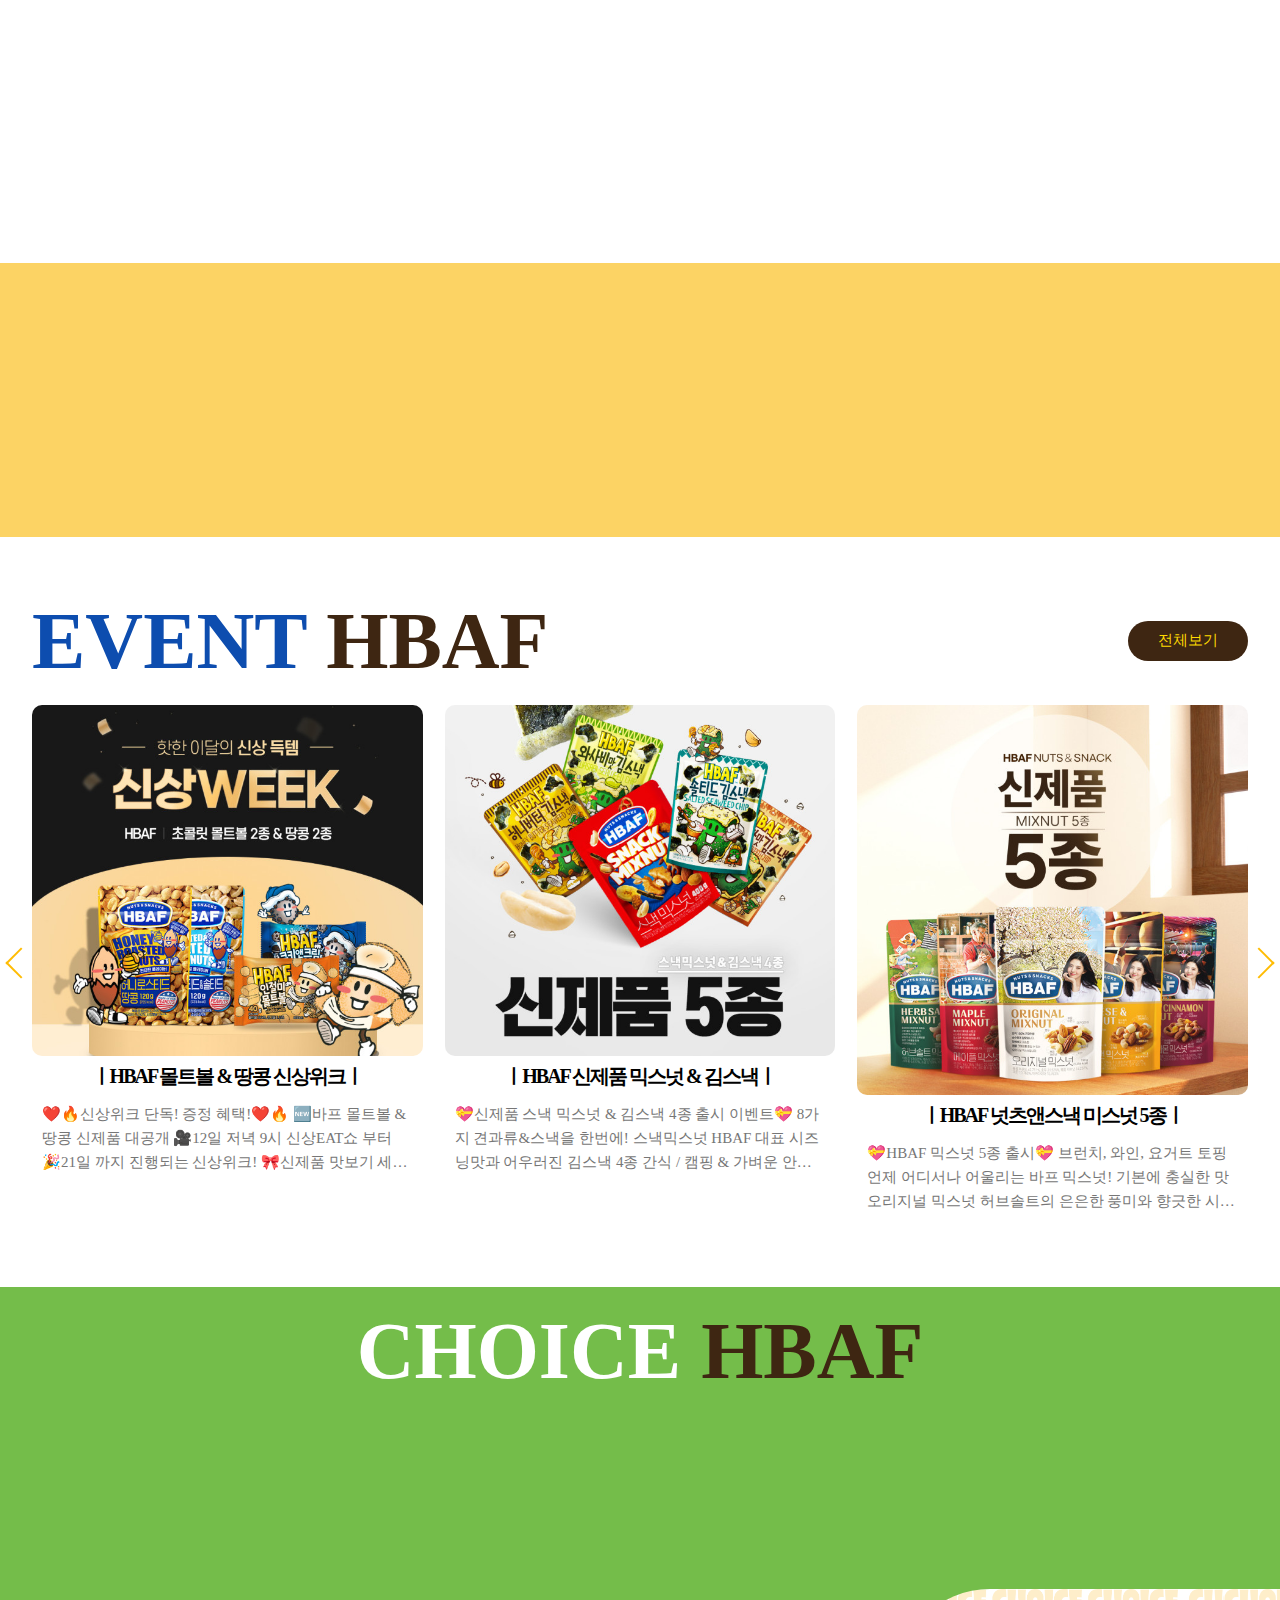
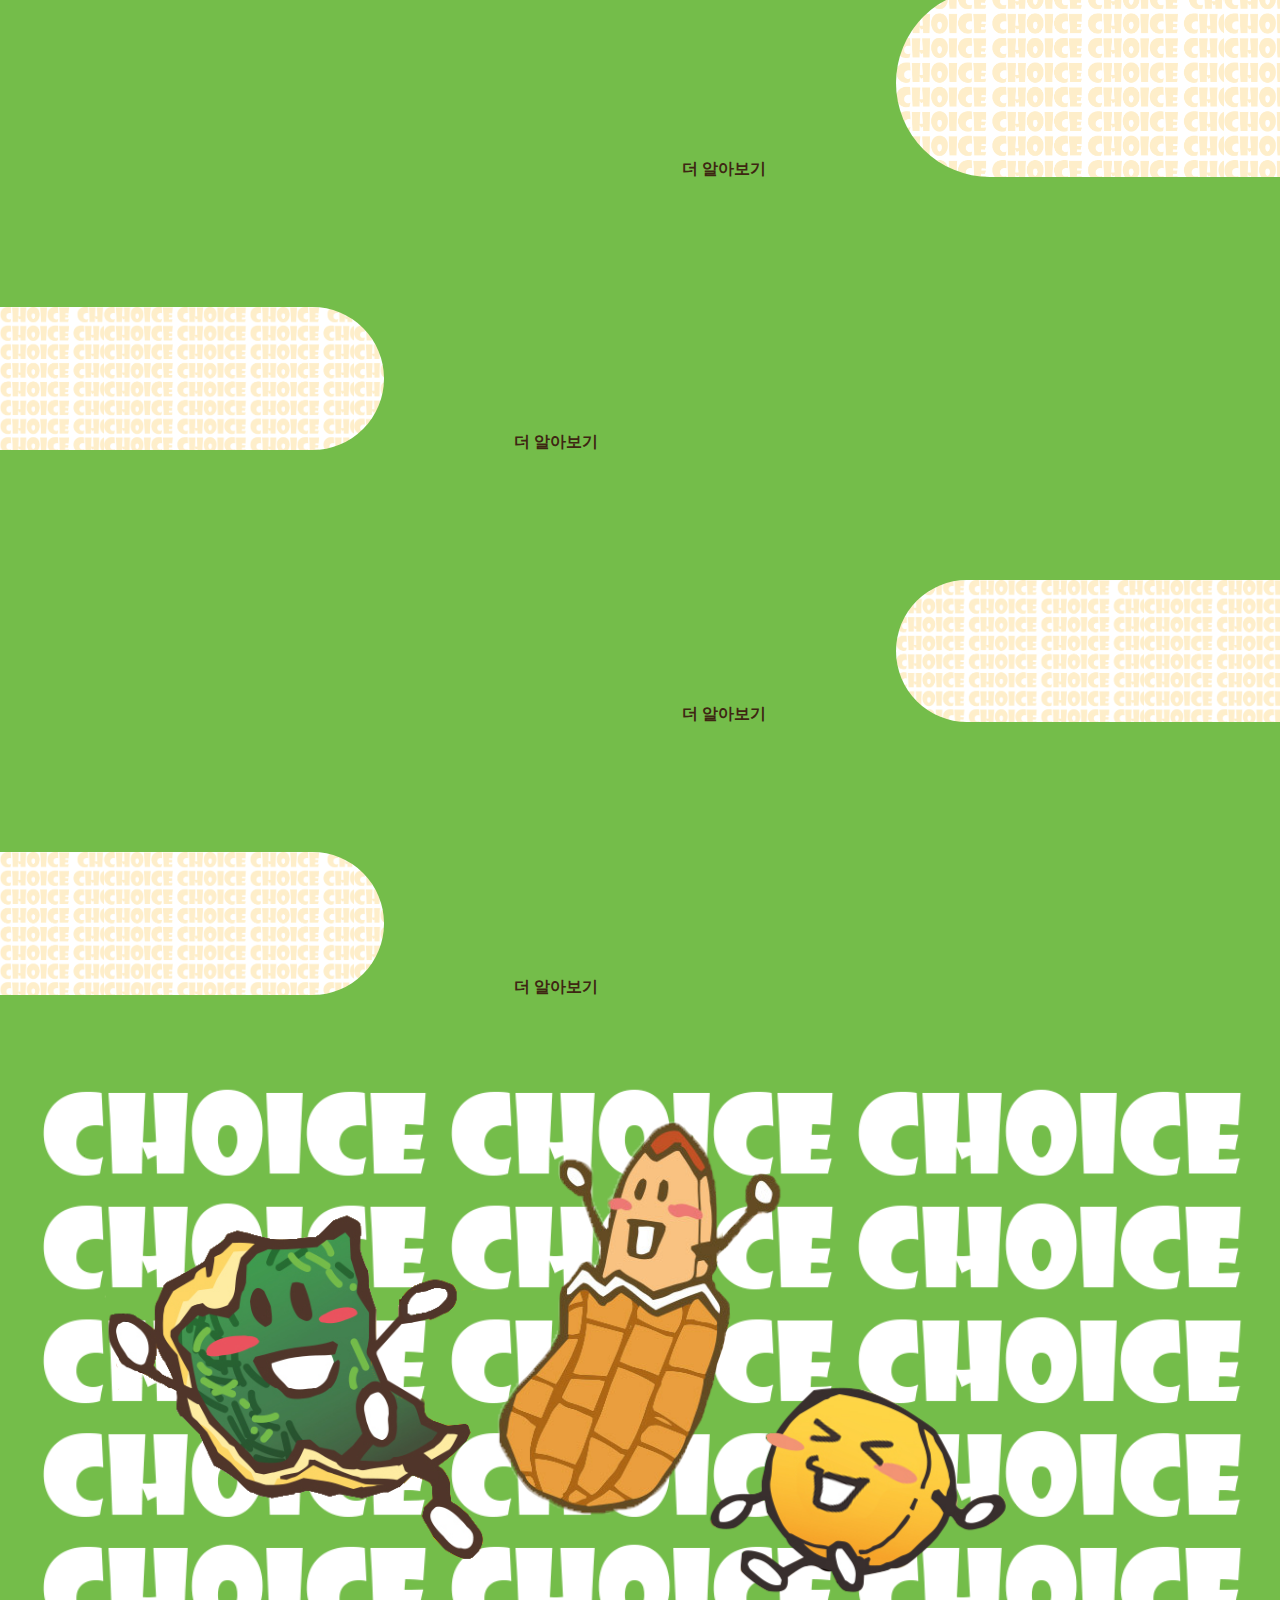
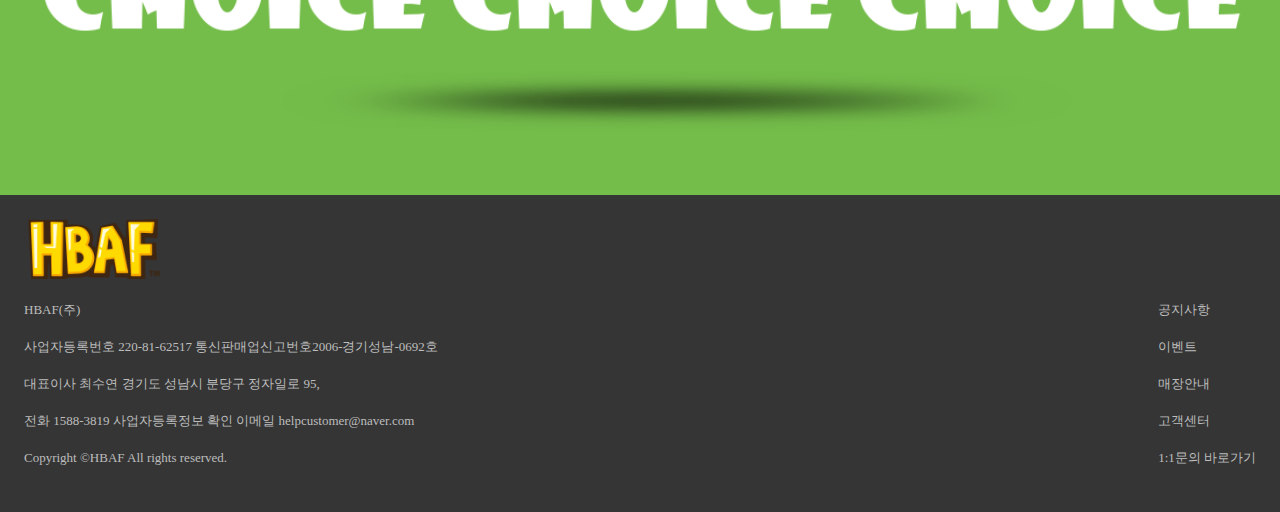
<file: html/index.html>
<!DOCTYPE html>
<html lang="ko">
<head>
    <meta charset="UTF-8">
    <meta http-equiv="X-UA-Compatible" content="IE=edge">
    <meta name="viewport" content="width=device-width, initial-scale=1.0">
    <title>HBAF</title>
    <link rel="stylesheet" href="../css/reset.css">
    <link rel="stylesheet" href="../css/index.css">
</head>
<body>
    <header class="hbaf-header">
        <div class="header-wrapper ">
            
            <h1 class="header-logo">
                <span class="hide-text">
                    HBAF
                </span>
                <a href="#" class="unit-link">
                </a> 
            </h1>
            
            
            <nav class="menu-tittle-wrapper">

                <ul class="menu-wrapper">
                    <li class="menu">
                        <a href="#" class="translate-color">
                            신상WEEK혜택
                        </a>
                        <ul class="under-menu">
                            <li>
                                <a href="#">
                                    진행중인 이벤트
                                </a>
                            </li>
                            <li>
                                <a href="#">
                                    신상품
                                </a>
                            </li>
                        </ul>
                    </li>
                
                    <li class="menu">
                         <a href="#" class="translate-color">
                             패키지 세트상품
                        </a>
                        <ul class="under-menu">
                            <li>
                                <a href="#">
                                    먼투썬 패키지
                                </a>
                            </li>
                            <li>
                                <a href="#">
                                    견과류 패키지
                                </a>
                            </li>
                            <li>
                                <a href="#">
                                    HBAF 인기상품 패키지
                                </a>
                            </li>
                        </ul>
                    </li>
               
                    <li class="menu">
                        <a href="#" class="translate-color">
                            용량별 HBAF
                        </a>
                         <ul class="under-menu">
                             <li>
                                 <a href="#">
                                     대용량 패키지
                                 </a>
                             </li>
                             <li>
                                 <a href="#">
                                     중용량 패키지
                                 </a>
                             </li>
                             <li>
                                 <a href="#">
                                     소용량 패키지
                                 </a>
                             </li>
                         </ul>
                    </li>

                    <li class="menu">
                        <a href="#" class="translate-color">
                            메뉴
                        </a>
                        <ul class="under-menu">
                            <li>
                                <a href="#">
                                    아몬드
                                </a>
                            </li>
                            <li>
                                <a href="#">
                                    땅콩
                                </a>
                            </li>
                            <li>
                                <a href="#">
                                    병아리콩
                                </a>
                            </li>
                            <li>
                                <a href="#">
                                    먼투썬
                                </a>
                            </li>
                            <li>
                                <a href="#">
                                    견과류
                                </a>
                            </li>
                            <li>
                                <a href="#">
                                    김스낵
                                </a>
                            </li>
                        </ul>
                    </li>     
                </ul>
            </nav>
            
            <ul class="alert-and-navershoping">
               <li alert-button>
                   <!-- svg넣어주기 -->
                   <a href="#" class="unit-link">
                       알림받기
                   </a>
               </li>
               <li>
                   <a href="#">
                       네이버 쇼핑
                   </a>
               </li>
            </ul>
            
            <div class="mobile-hmaburger">
            </div>
        </div>
        <figure class="navi-honey">
            <img src="../HBAFimg/honey-butter-navi.png" alt="손을 들고 있는 허니버터아몬드">
        </figure>
        <figure class="navi-honeybee">
            <img src="../HBAFimg/honeybee.png" alt="날고있는 허니버터 아몬드">
        </figure>
    </header>

    <section id="video-place">
        <video src="../HBAFimg/Unlimited HBAF_포스터편_30”.mp4" autoplay muted loop>
        </video>
        <p class="header-letter">
            Healthy But Awesome Flavors
        </p>
    </section>

    <section id="explane-hbaf">
        <div class="over-flow-hiden">

            <div class="explane-box">
                <div class="explane-honeybee-wrapper">

                    <div class="explane-honeybee">
                        <figure class="explane-honeybee-firstimg">
                            <img src="../HBAFimg/mobilde-ver-honey-nohands.png" alt="손을 흔들고 있는 허니버터아몬드 몸통부분 사진">
                        </figure>
                        <figure class="explane-honeybee-lastimg">
                            <img src="../HBAFimg/swinghoneybee-hands.png" alt="손을 흔들고 있는 허니버터아몬드 팔부분">
                        </figure>
                    </div>
                </div>

                <div class="explane-text-wrapper">
                    
                    <div class="explane-logo-letter-wrapper">
                        <figure>
                            <img src="../HBAFimg/logo_01.png" alt="HBAF아몬드 로고">
                        </figure>
                        <h3>Healthy But Awesome Favors</h3>
                    </div>
                    <div class="explane-letter-wrapper">
                        <p class="mobile-hide">
                            HBAF는 ‘Healthy But Awesome Favors’ 의 줄임말로
                        </p>
                        <p class="mobile-hide">
                           ‘건강하지만 맛있는간식’을 지향한답니다! 
                        </p>
                        <p class="mobile-hide">
                            지금부터 허니버터 아몬드와 함께 
                        </p>
                        <p class="mobile-hide">
                            HBAF가 선보이는 멋진 소식들을 살펴보세요!
                        </p>
                        <p class="mobile-ver">
                            HBAF는 ‘Healthy But Awesome
                        </p>
                        <p class="mobile-ver">
                            Favors’ 의 줄임말로 ‘건강하지만 맛있는
                        </p>
                        <p class="mobile-ver">
                            간식’을 지향한답니다! 지금부터 허니
                        </p>
                        <p class="mobile-ver">
                            버터 아몬드와 함께 HBAF가 선보이는
                        </p>
                        <p class="mobile-ver">
                            멋진 소식들을 살펴보세요!
                        </p>

                    </div>
                    
                    <div class="more-view">
                        <a href="#" class="unit-link">
                            더 알아보기
                        </a>
                    </div>
                </div>       
                
                <div class="honey-bee-wrapper">
                    <div class="fly-honeybee about-hbaf-fly-bee">
                        <figure class="fly-honeybee-body">
                            <img src="../HBAFimg/flyhoney-buter-body.png" alt="날고있는 허니버터 아몬드 몸통 ">
                        </figure>
                        <figure class="fly-honeybee-wings">
                            <img src="../HBAFimg/honey-butter-wings.png" alt="날고있는 허니버터아몬드 날개부분">
                        </figure>
                    </div>
                </div>
                
                
                <figure class="small-honeybee">
                    <img src="../HBAFimg/small-hondeybee.png" alt="작은 허니버터아몬드">
                </figure>
                
            </div>
        </div>
        </section>
        
        <section id="original-almond">
        <h2>ORIGINAL</h2>
        <div class="original-almond-linebackground">
            <p>
                원조는 다릅니다. 판매량이 말해줍니다. <br> 
                언제 어디서나 간편하게 K-아몬드! <br> 
                재구매에는 이유가 있습니다
            </p>

            <div class="honeybutter-almond-wrapper">
                <figure>
                    <img src="../HBAFimg/honeybutter-alomond.png" alt="허니버터아몬드 봉지과자">
                </figure>

                <div class="line-text-wrapper">

                    <div class="honey-butter-explane-area">
                        <div class="line-text">
                            <div class="line simple">
                            </div>
                            <p class="keyword">
                                SIMPLE
                            </p>
                        </div>
                        <p class="honeybutter-almond-explane">
                            언제 어디서나 심플한 지퍼백! 먹고 싶은 만큼 건강하게 
                        </p>
                    </div>
                    
                    <div class="honey-butter-explane-area">
                        <div class="line-text">
                            <div class="line flavors">
                            </div>
                            <p class="keyword">
                                FLAVORS
                            </p>
                        </div>
                        <p class="honeybutter-almond-explane">
                            내 입에 딱 맛는 맛들로 구성! 놀라운                    
                        </p>
                     </div>
                
                    <div class="honey-butter-explane-area">
                        <div class="line-text">
                            <div class="line healthy">
                            </div>
                            <p class="keyword">
                                HEALTHY
                            </p>
                        </div>
                        <p class="honeybutter-almond-explane">
                            건강한 아몬드로 내 몸에 딱 좋은 간식!                     
                        </p>
                    </div>
                    <div class="ori-and-moreview-wrapper">
                        <div class="more-view">
                            <a href="#" class="unit-link">
                                자세히 보기
                            </a>
                        </div>
                    </div>
                </div>
            </div>
            <!-- <p class="original-text">
                ORIGINAL
            </p> -->
            
            <div class="fly-honeybee original-fly-bee ">
                <figure class="fly-honeybee-body">
                    <img src="../HBAFimg/flyhoney-buter-body.png" alt="날고있는 허니버터 아몬드 몸통 ">
                </figure>
                <figure class="fly-honeybee-wings">
                    <img src="../HBAFimg/honey-butter-wings.png" alt="날고있는 허니버터아몬드 날개부분">
                </figure>
            </div>
        </div>
    </section>
    
    <section id="recommend-area">
        <div class="recommend-tittle">
            <div class="injermi-wrapper">
                <!-- <h3>Recommend</h3> -->
                <figure>
                    <img src="../HBAFimg/injermi-almond-menu.png" alt="인절미맛 아몬드">
                </figure>
            </div>
            <div class="recommend-product">
                <p>추천상품</p>
            </div>
        </div>

        <div class="recommend-container-wrppaer">

            <div class="recommend-line-wrapper">

                <div class="recommend-container new-production">
                    <a href="#" class="unit-link"></a>
                <div class="recommend-text-area">
                    <p class="hashtag">
                        #바삭바삭 #몰트볼 #인절미맛 #쿠앤크맛 #순삭주의
                    </p>
                    <p class="recommend-name">
                        HBAF 신제품 출시!
                    </p>
                    <p class="goto-recommend">
                        바로가기
                    </p>
                </div>
                <figure>
                    <img src="../HBAFimg/cookie_maltballs_40g.png" alt="쿠키앤크림 바프볼 사진">
                </figure>
            </div>
            
            <div class="recommend-container adalt-production">
                <a href="#" class="unit-link"></a>
                <div class="recommend-text-area">
                    <p class="hashtag">
                        #퇴근후간식은? #퇴근후맥주한잔! #마음만은 어린이 #어른이 
                    </p>
                    <p class="recommend-name">
                        HBAF 어른 <span class="mobile-hide"> 들을 위한 </span> 간식 모음
                    </p>
                    <p class="goto-recommend">
                        바로가기
                    </p>
                </div>
                <figure>
                    <img src="../HBAFimg/whasabi-almond.png" alt="와사비맛 아몬드가 하트를 들고 있는 사진">
                </figure>
            </div>
        </div>
         
        <div class="recommend-line-wrapper">

            <div class="recommend-container gift-production">
                <a href="#" class="unit-link"></a>
                <div class="recommend-text-area">
                    <p class="hashtag">
                        #선물그런거_필요없다 #옆집은_선물로HBAF라던데 #진짜필요없다
                    </p>
                    <p class="recommend-name">
                        HBAF <span class="mobile-hide">소중한 이들을 위한 </span>선물 모음
                    </p>
                    <p class="goto-recommend">
                        바로가기
                    </p>
                </div>
                <figure>
                    <img src="../HBAFimg/injermi-almond.png" alt="인절미맛 아몬드가 서있는 사진">
                </figure>
            </div>
        
            <div class="recommend-container kids-production">
                <a href="#" class="unit-link"></a>
                <div class="recommend-text-area">
                    <p class="hashtag">
                        #간식주세요 #또아몬드예요? #오늘은병아리콩이란다 #야호
                    </p>
                    <p class="recommend-name">
                        HBAF <span class="mobile-hide">소중한 우리</span> 아이를 위한 간식모음
                    </p>
                    <p class="goto-recommend">
                        바로가기
                    </p>
                </div>
                <figure>
                    <img src="../HBAFimg/star-almond.png" alt="별빛아몬드 사진">
                </figure>
            </div>
        </div>
    </section>
    
    <section id="banner-container">

        <div class="banner-area">
            <div class="banner-left-text">
                <p class="bannder-text text-rigtt">
                    #세계로 HBAF
                </p>
                <p class="bannder-text text-medium">
                    #건강간식
                </p>
                <p class="bannder-text text-left">
                    #믿고먹는
                </p>
            </div>
            
            <div class="carrot-almond-wrapper">
                <figure class="carrot-cake-almond">
                    <img src="../HBAFimg/carrotcake.png" alt="당근맛 아몬드">
                </figure>
                <figure class="carrot-cake-bottom">
                    <img src="../HBAFimg/bottom of carrotcake.png" alt="당근맛 아몬드가 올라오는 땅">
                </figure>
            </div>
            
            <div class="banner-right-text">
                <p class="bannder-text text-left">
                    #디저트
                </p>
                <p class="bannder-text text-medium">
                    #국민간식
                </p>
                <p class="bannder-text text-left">
                    #내입맛에_딱
                </p>
            </div>
        </div>
    </section>

    <section id="slide-banner-area">
        <div class="event-area-wrapper">
            <h2>EVENT <span class="brown"> HBAF</span></h2>
            <div class="more-view">
                <a href="#" class="unit-link">
                    전체보기
                </a>
            </div>
        </div>

        <div class="arrow-wrapper">
            <div class="event-slidewrapper">
                <div class="contents-wrapper">

                    <div class="contents">
                        <a href="#" class="unit-link"></a>
                        <figure>
                            <img src="../HBAFimg/new-week.jpg" alt="신상 week 홍보 사진">
                        </figure>
                        <div class="event-text-wrapper">
                            <p class="contents-name">
                                ㅣHBAF 몰트볼 & 땅콩 신상위크ㅣ
                            </p>
                            <p class="event-explane-text">
                                ❤️🔥신상위크 단독! 증정 혜택!❤️🔥 🆕바프 몰트볼 &amp; 땅콩 신제품 대공개 🎥12일 저녁 9시 신상EAT쇼 부터 🎉21일 까지 진행되는 신상위크! 🎀신제품 맛보기 세트부터 🎁수면바지&amp;양말 🎁대형 마카다미아 인형 증정까지! 놀라운 혜택을 놓치지 마세요
                            </p>
                        </div>
                    </div>

                    <div class="contents">
                        <figure>
                            <img src="../HBAFimg/new-five.jpg" alt="신제품5종 홍보">
                        </figure>
                        <div class="event-text-wrapper">
                            <p class="contents-name">
                                ㅣHBAF 신제품 믹스넛 & 김스낵ㅣ
                            </p>
                            <p class="event-explane-text">
                                💝신제품 스낵 믹스넛 & 김스낵 4종 출시 이벤트💝 8가지 견과류&스낵을 한번에! 스낵믹스넛 HBAF 대표 시즈닝맛과 어우러진 김스낵 4종 간식 / 캠핑 & 가벼운 안주로 함께!
                            </p>
                        </div>
                    </div>

                    <div class="contents">
                        <figure>
                            <img src="../HBAFimg/new-five-almond.jpg" alt="신제품5종 견과류홍보">
                        </figure>
                        <div class="event-text-wrapper">
                            <p class="contents-name">
                                ㅣHBAF 넛츠앤스낵 미스넛 5종ㅣ
                            </p>
                            <p class="event-explane-text">
                                💝HBAF 믹스넛 5종 출시💝 브런치, 와인, 요거트 토핑 언제 어디서나 어울리는 바프 믹스넛! 기본에 충실한 맛 오리지널 믹스넛 허브솔트의 은은한 풍미와 향긋한 시나몬향 메이플 시럽의 달콤한맛과 단짠 치즈맛까지 다양한 바프 믹스넛과 함께 맛있는 휴식시간 되세요:)
                            </p>
                        </div>
                    </div>

                    <div class="contents">
                        <figure>
                            <img src="../HBAFimg/mon-to-sun.jpg" alt="먼투썬 홍보사진">
                        </figure>
                        <div class="event-text-wrapper">
                            <p class="contents-name">
                                ㅣ9가지 컬러 - 하루견과 먼투썬ㅣ
                            </p>
                            <p class="event-explane-text">
                                🎉HBAF 하루견과 먼투썬 9종🎉 뭘 좋아할지 몰라 다 준비했어 바프가 새롭게 제안하는 9가지 컬러의 하루견과 레드 블루 핑크 오렌지 퍼플 브라운 블랙 화이트 베이지 리뉴얼된 파우치 & 새로운 맛으로 더 맛있어진 바프와 함께 하루의 건강을 챙겨보세요:)
                            </p>
                        </div>
                    </div>

                    <div class="contents">
                        <figure>
                            <img src="../HBAFimg/mon-to-sun.jpg" alt="먼투썬 홍보사진">
                        </figure>
                        <div class="event-text-wrapper">
                            <p class="contents-name">
                                ㅣ9가지 컬러 - 하루견과 먼투썬ㅣ
                            </p>
                            <p class="event-explane-text">
                                🎉HBAF 하루견과 먼투썬 9종🎉 뭘 좋아할지 몰라 다 준비했어 바프가 새롭게 제안하는 9가지 컬러의 하루견과 레드 블루 핑크 오렌지 퍼플 브라운 블랙 화이트 베이지 리뉴얼된 파우치 & 새로운 맛으로 더 맛있어진 바프와 함께 하루의 건강을 챙겨보세요:)
                            </p>
                        </div>
                    </div>

                </div>
            </div>

            <a href="#">
                <div class="before-contents-arrow">
                </div>
            </a>
            <a href="#">
                <div class="next-contents-arrow">
                </div>
            </a>

        </div>
    </section>

    <section id="choice-hbaf">
        <div class="choice-inner-container">

            <div class="choice-explane-text">
                <h2 class="choice-text">
                    CHOICE <span class="brown">HBAF</span>
                </h2>
                <p class="choice-explane-text-explane">오직 HBAF 에서만 놀라운 선택의 폭! 귀여운 HBAF 캐릭터들을 만나보세요!</p>
            </div>
            
            <div class="choice-content-wrapper">
                
                <div class="coice-contents choice-right">
                    <div class="choice-text-explane">
                        <p class="explane-character">
                            모두가 알고있는 그 맛! <br> HBAF의 시그니처! 
                        </p>
                        <p class="explane-choice-character">
                            누군가와 마주앉아 <br class="mobile-ver"> 이야기를 나눌 때, <br>
                            영화를 볼 때 간단한 주전부리!
                        </p>
                        <a href="#" class="more">
                        더 알아보기
                        </a>
                </div>
                <div class="choice-chracter-area">
                    <figure class="almond">
                        <img src="../HBAFimg/character-explane-almond.png" alt="아몬드 캐릭터">
                    </figure>
                    <div class="chracter-background">
                        <p class="chrancter-name">
                            아몬드
                        </p>
                    </div>
                </div>
            </div>
            
            <div class="coice-contents choice-left">
                <div class="choice-chracter-area">
                    <div class="chracter-background">
                        <p class="chrancter-name">
                            김스낵
                        </p>
                    </div>
                    <figure>
                        <img src="../HBAFimg/kim.png" alt="김스낵 캐릭터">
                    </figure>
                </div>
                <div class="choice-text-explane">
                    <p class="explane-character">
                        한국인이 사랑하는 해조류!
                    </p>
                    <p class="explane-choice-character">
                        우리 바다에서 자란 김과 <br class="mobile-ver">
                        구수한 현미가 함유된 <br>
                        라이스칩으로 만든 <br class="mobile-ver">
                         바삭한 건강스낵
                    </p>
                    <a href="#" class="more">
                        더 알아보기
                    </a>
                </div>
            </div>
            
            <div class="coice-contents choice-right">
                <div class="choice-text-explane">
                    <p class="explane-character">
                        국민 견과류! 땅콩의 고소함 속으로!
                    </p>
                    <p class="explane-choice-character">
                        모두가 알고 있는 바로 그맛! <br>
                        오독오독 씹히는 구수한 맛이 <br class="mobile-ver">
                        손 멈출세 없이 입 속으로!
                    </p>
                    <a href="#" class="more">
                        더 알아보기
                    </a>
                </div>
                <div class="choice-chracter-area">
                        <figure class="ddanghong">
                            <img src="../HBAFimg/ddanghong.png" alt="땅콩 캐릭터">
                        </figure>
                        <div class="chracter-background">
                            <p class="chrancter-name">
                                땅콩
                            </p>
                        </div>
                    </div>
                </div>
            </div>
        
            <div class="coice-contents choice-left">
                <div class="choice-chracter-area">
                    <div class="chracter-background">
                        <p class="chrancter-name small-bean-name">
                            병아리콩
                        </p>
                    </div>
                    <figure>
                        <img class="small-bean" src="../HBAFimg/small-bean.png" alt="병아리콩 캐릭터">
                    </figure>
                </div>
                <div class="choice-text-explane">
                    <p class="explane-character">
                        작고 귀여운 병아리콩의 반란!
                    </p>
                    <p class="explane-choice-character">
                        다른 견과류보다 작지만 <br class="mobile-ver">
                        맛은 2배로! <br>
                        씹을수록 고소한  <br class="mobile-ver">
                        병아리콩의 반란!
                    </p>
                    <a href="#" class="more">
                        더 알아보기
                    </a>
                </div>
            </div>
        
            <div class="three-chracter">
                <figure>
                    <img src="../HBAFimg/kim.png" alt="김스낵">
                </figure>
                <figure>
                    <img src="../HBAFimg/ddanghong.png" alt="땅콩 캐릭터">
                </figure>
                <figure>
                    <img src="../HBAFimg/small-bean.png" alt="병아리콩 캐릭터">
                </figure>
            </div>
        </div>
    </section>
    
    <footer>

        <div class="footer-wrapper">
            <h1>
                <a href="unit-link">
                </a>
                <span class="hide-text">HBAF</span>
            </h1>

            <div class="footer-information-wrwapper">
                <div class="information-text">
                    <p>HBAF(주)</p>
                    <p>사업자등록번호 220-81-62517  통신판매업신고번호2006-경기성남-0692호</p>
                    <p>대표이사 최수연 경기도 성남시 분당구 정자일로 95, </p>
                    <p>전화 1588-3819  사업자등록정보 확인 이메일 helpcustomer@naver.com</p>
                    <p>Copyright  ©HBAF All rights reserved.</p>
                </div>
                <div class="alert-area">
                    <a href="#">
                        공지사항
                    </a>
                    <a href="#">
                        이벤트
                    </a>
                    <a href="#">
                        매장안내
                    </a>
                    <a href="#">
                        고객센터
                    </a>
                    <a href="#">
                        1:1문의 바로가기
                    </a>
                </div>
            </div>
        </div>
    </footer>


    <script src="../js/event-hbaf.js"></script>
    <script src="../js/header.js"></script>
</body>
</html>
</file>
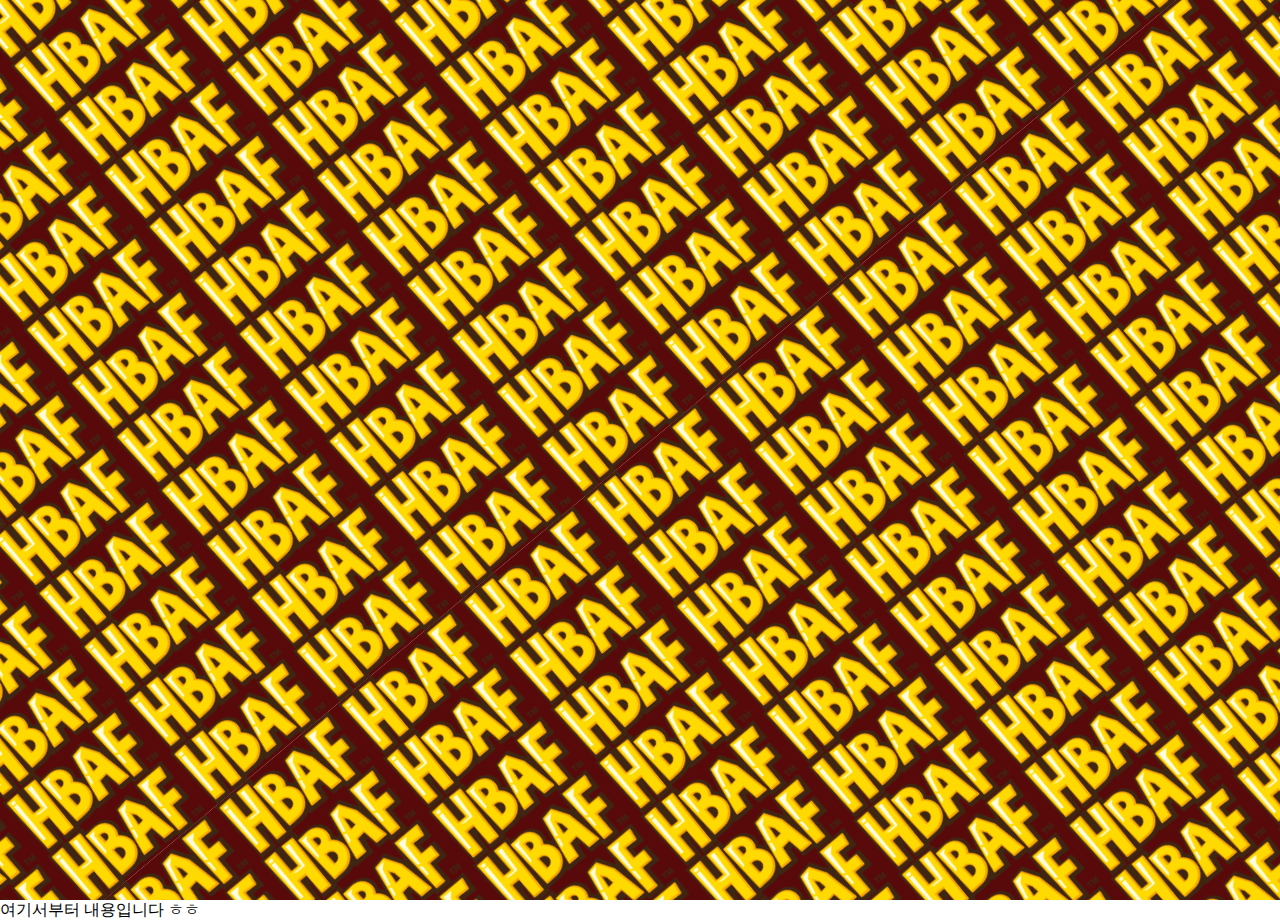
<file: test.html>
<!DOCTYPE html>
<html lang="en">
<head>
    <meta charset="UTF-8">
    <meta http-equiv="X-UA-Compatible" content="IE=edge">
    <meta name="viewport" content="width=device-width, initial-scale=1.0">
    <title>Document</title>
    <style>
        * {
            margin: 0;
            padding: 0;
        }

        #front-animation {
            height: 100vh;
            overflow: hidden;
            position: relative;

        }
        .cover {
            position: absolute;
            top: 50%;
            left: 50%;
            transform: translate(-50%, -50%);
        }

        .cover-inner {
            width: 2500px;
            height: 1920px; 
            transform: rotate(320deg);        
            position: relative;
            background-image: url(HBAFimg/logo_01.png);
            background-color: rgb(88, 10, 10);
            
        }
        
        .top {
            background-position: bottom;
            transform-origin: center bottom;
            animation:slide-top 2s 3s both
        }
        .bottom {
            background-position: top;
            transform-origin: center top;
            animation: slide-bottom 2s 3s both;
        }

        @keyframes slide-top {
            from{
                transform: rotate(320deg) translateY(0);
            }
            to {
                transform: rotate(320deg) translateY(-100%);
            }
        }
        @keyframes slide-bottom {
            from{
                transform: rotate(320deg) translateY(0);
            }
            to {
                transform: rotate(320deg) translateY(100%);
            }
            
        }
    </style>
</head>
<body>
    <div id="front-animation">

        <div class="cover">
            <div class="cover-inner top"></div>
            <div class="cover-inner bottom"></div>
        </div>
    </div>
    <main>
        여기서부터 내용입니다 ㅎㅎ
    </main>
</body>
</html>
</file>
<file: css/index.css>
:root{
    /* color */
    --main-white-color: #fff;
    --main-brown-color: #3e2612;
    --brown-color: #704518;
    --main-orange-color: #ffbc03;
    --main-yello-color: #ffda00;
    --main-yello-color2: #fcd364;
    --main-blue-color: #83c2ef;
    --main-green-color: #74bd4a;
    --carrot-color : #ec5d3f;
    --blue-color: #0d4daf;
    --font-black:#222;
    --event-gray-color: #767676;
    /* footer-color */
    --footer-color : #353535;
    --footer-font-color: #bdbdbd;
    /* size */
    --container-size: 1280px
 }
 
body{
    overflow: hidden;
}

.hide-text {
    position: absolute;
    clip: rect(1px, 1px, 1px, 1px);
    clip-path: inset(0px 0px 99.9% 99.9%);
    overflow: hidden;
    height: 1px;
    width: 1px;
}

.unit-link{
    position: absolute;
    top: 0;
    left: 0;
    right: 0;
    bottom: 0;
    z-index: 100;
}

#hbaf-intro{
    width: 100vw;
    height: 100vh;
    position: fixed;
    z-index: 150;
    background-color: var(--main-brown-color);
    animation-name: intro-visivility;
    animation-iteration-count: 1;
    animation-duration: 0.5s;
    animation-fill-mode: both;
    animation-delay: 4.5s;
}

.intro-overflow{
    width: 100vw;
    height: 100vh;
    overflow: hidden;
    position: relative;
}

.intro-overflow > figure{
    width: 400px;
    height: 200px;
    position: absolute;
    top: 50%;
    left: 50%;
    transform: translate(-50%, -50%);
    transform-origin: left;
    animation-name: intro-logo;
    animation-duration: 0.5s;
    animation-iteration-count: infinite;
    animation-delay: 3s;
}

.cover{
    position: absolute;
    top: 50%;
    left: 50%;
    transform: translate(-50%, -50%);
}

.up{
    animation-name: intro-animation-up;
    animation-duration: 6s;
    animation-iteration-count: 1;
    transform-origin: center bottom;
    background-position: bottom;
}

.down{
    animation-name:intro-animation-down;
    animation-duration: 6s;
    animation-iteration-count: 1;
    transform-origin: center top;
    background-position: top;
}


.open-hbaf-text{
    background-image: url(../HBAFimg/logo_01.png);
    background-repeat: repeat;
    width: 3000px;
    height: 2500px;
    z-index: 120;
    background-color: var(--main-brown-color);
    transform: rotate(320deg);
    position: relative;
}


.hbaf-header{
    position: fixed;
    top: 0;
    width: 100%;
    left: 0;
    z-index: 120;
    height: 65px;
    transition: 1s;
    overflow: hidden;
}

.color{
    color: var(--main-brown-color);
}



.header-logo{
    width: 90px;
    height: 40px;
    background-image: url(../HBAFimg/logo_01.png);
    background-size: cover;
    position: absolute;
    left: 25px;
}

.header-wrapper{
    padding: 20px;
    position: relative;
    display: flex;
    justify-content: center;
    position: relative;
    transition: 1s;
    border-bottom: 3px solid var(--main-orange-color);
    padding-bottom: 0px;
    z-index: 200;
}

.header-active{
    height: 295px;
    background-color: var(--main-yello-color2);
}

.hide-header{
    transform: translateY(-100%);
}

.hbaf-header.scrolled{
    background-color: #3e2612aa;
}


.hbaf-header.header-back{
    background-color: var(--main-yello-color2);
}

.menu > .header-menu-active{
    color: var(--main-brown-color);
}


.menu-wrapper{
    display: flex;
    gap: 45px;
    height: 45px;
    position: relative;
}

.menu{
    position: relative;
    display: inline-block;
    padding-top: 5px;
}

.menu a {
    color: var(--main-white-color);
    font-size: 16px;
    font-weight: 800;
}

.menu a::after{
    display: block;
    content: '';
    width: 0%;
    height: 3px;
    border-radius: 2px;
    background-color: var(--brown-color);
    transition: 1s;
    margin-top: 8px;
}

.menu a:hover::after{
    width: 100%;
}


.under-menu li>a {
    font-size: 13px;
    color: var(--brown-color);
}

.under-menu li:nth-child(1){
    padding-top: 40px;
}

.under-menu li{
    margin-bottom: 5px;
    padding-top: 14px;
}

.naver:hover{
    box-shadow: 0px 2px 10px 0 rgba(33, 197, 49 ,54%);
}

.naver{
    background-color: #15ce60 ;
    width: 80px;
    height: 30px;
    display: flex;
    justify-content: center;
    border: 1px soild #15c654;
    border-radius: 2px;
    font-weight: 700;
}

.naver a{
    color: var(--main-white-color);
}

.alert-and-navershoping  li{
    flex-shrink: 0;
    font-weight: 700;
    width: 81px;
}   

.alert-and-navershoping:last-child a{
    color: var(--main-white-color);
}

.alert-and-navershoping{
    font-size: 15px;
    display: flex;
    gap: 19px;
    position: absolute;
    right: 20px;
}

.get-alert{
    color: var(--font-black);
}

.alert-button a{
    color: var(--font-black);
}

.alert-and-navershoping a{
    position: absolute;
    font-size: 11px;
    top: 50%;
    transform: translate(0%, -50%);
}


.alert-button:hover{
    box-shadow: 0px 1px 4px 0px rgba(0, 0, 0 ,15%);
}

.alert-button{
    background-color: rgba(255, 255, 255, 0.50);
    text-align: center;
    border-radius: 30px;
    padding: 15px 0px;
    position: relative;
}

.mobile-hmaburger{
    display: none;
    position: relative;
}

.mobile-hmaburger-menu{
    display: none;
}

/* .cross-left{
    top: 50%;
    transform: rotate(45deg);
}

.cross-right{
    top: 50%;
    transform: rotate(-45deg);
} */

#video-place {
    position: relative;
    height: 100vh;
}

#video-place > video{
    width: 100%;
    object-fit: cover;
    height: 100%;
    display: block;
}

.header-letter{
    position: absolute;
    top: 50%;
    left: 50%;
    transform: translate(-50%, -50%);
    color: var(--main-white-color);
    font-size: 70px;
    font-weight: bold;
    display: block;
}

.navi-honey{
    width: 220px;
    position: absolute;
    top: 94px;
    left: 10%;
}

.navi-honeybee{
    position: absolute;
    right: 0%;
    transform: translateX(-70%);
    width: 130px;
}

#explane-hbaf{
    width: 100%;
    overflow: hidden;
    background-color: var(--main-orange-color);
    padding: 160px 0;
    box-sizing: border-box;
}

.over-flow-hiden{
    display: flex;
    justify-content: flex-end;
    max-width: var(--container-size);
    margin: 0 auto;
}

.explane-honeybee{
    display: block;
    position: relative;
    width: 700px;
}



.explane-honeybee-lastimg {
    position: absolute;
    transform-origin: left bottom;
    right: -5%;
    top: 34%;
    z-index: 1;
    animation-name: explanehoneybeehands;
    animation-duration: 5s;
    animation-iteration-count: infinite;
}

.explane-honeybee-wrapper{
    position: absolute;
    left: 0;
    bottom: 0;
    transform: translate(-90%, 47%);
    z-index: 1;
}

.explane-box{
    background-color: var(--main-white-color);
    border-radius: 10px;
    border: 3px solid var(--main-brown-color);
    rotate: -4deg;
    box-shadow: 10px 10px 10px 0px rgb(0 0 0/25%);
    position: relative;
    width: 800px;
}

.explane-text-wrapper{
    padding: 50px;
    max-width: 966px;
}

.explane-logo-letter-wrapper{
    display: flex;
    align-items: baseline;
    gap: 40px;
    justify-content: center;
}

.explane-logo-letter-wrapper figure{
    width: 171px;
}

.explane-logo-letter-wrapper h3{
    color: var(--main-brown-color);
    font-size: 20px;
    position: relative;
}

.explane-logo-letter-wrapper h3::after{
    display: block;
    content: '';
    width: 100%;
    height: 6px;
    background-color: var(--main-yello-color2);
    position: absolute;
    bottom: 0;
    opacity: 50%;
}

.explane-letter-wrapper{
    padding : 24px;
}

.explane-letter-wrapper > p{
    font-size: 16px;
    color: var(--main-brown-color);
    margin-top: 20px;
}

.explane-letter-wrapper > p::after{
    content: '';
    display: block;
    width: 100%;
    height: 2px;
    background-color: var(--main-brown-color);
    margin-top: 12px;
    transform: scaleX(110%);
}

.more-view{
    width: 100px;
    height: 20px;
    background-color: var(--main-brown-color);
    border-radius: 33px;
    padding: 10px 10px;
    position: relative;
}

.explane-text-wrapper .more-view{
    margin: 0 auto;
}

.more-view > a {
    color: var(--main-yello-color);
    font-size: 15px;
    display: flex;
    justify-content: center;
    align-items: center;
}

.about-hbaf-fly-bee{
    position: relative;
}

.honey-bee-wrapper{
    top: 0;
    right: 0;
    position: absolute;
    transform: translate(60%, -50%);
    animation-name: honeybee;
    animation-duration: 2s;
    animation-iteration-count: infinite;
}

.fly-honeybee{
    position: relative;
}

.fly-honeybee-wings{
    top: 8%;
    right: -20%;
    z-index: -1;
    rotate: 10deg;
    transform-origin: left;
    position: absolute;
    animation-name:honeybeewings;
    animation-duration: 0.5s;
    animation-iteration-count: infinite;
}


.small-honeybee{
    width: 370px;
    height: 390px;
    rotate: 15deg;
    position: absolute;
    right: 0;
    bottom: 0;
    transform: translate(63% , 27%);
    animation-name: smallhoneybee;
    animation-duration: 4s;
    animation-iteration-count: infinite;
}

#original-almond {
    padding-top: 64px;
    margin-right: 32px;
}

#original-almond > h2{
    font-size: 80px;
    font-weight: bold;
    color: var(--main-yello-color2);
}

.original-almond-linebackground{
    max-width: var(--container-size);
    position: relative;
    margin: 0 auto;
    padding-left: 32px;
}



.original-almond-linebackground::after{
    display: block;
    content: '';
    position: absolute;
    z-index: -1;
    width: 100vw;
    height: 100%;
    top: 0;
    right: 0;
    background-color: var(--main-yello-color2);
    border-radius: 0 30px 30px 0;
    border-bottom-right-radius: 30px;
    transition: 0.5s;
}

.original-almond-linebackground > p{
    margin: 0 auto;
    padding-top: 30px;
    font-size: 16px;
    line-height: 168%;
    color: var(--main-brown-color);
    opacity: 0;
    transition: 2s;
}


.honeybutter-almond-wrapper {
    display: flex;
    align-items: flex-start;
    position: relative;
    width: 100%;
    max-width: var(--container-size);
    justify-content: flex-start;
}

.honeybutter-almond-wrapper > figure{
    padding-top: 24px;
    max-width: 360px;
    flex-basis: 40%;
}

.honey-butter-explane-area{
    padding-top: 45px;
}

.line-text-wrapper{
    flex-grow: 1;
    flex-basis: 60%;
    max-width: 640px;
    transform: translateX(-5%);
    padding-top: 64px;
}

.line{
    height: 2px;
    background-color: #3e2612;
    position: relative;
    margin-right: 10px;
}

.simple{
    width: 40%;
}

.flavors{
    width: 60%;
}

.healthy{
    width:100%;
}

.line::after{
    content: '';
    display: block;
    width: 10px;
    height: 10px;
    border-radius: 50%;
    background-color: var(--main-brown-color);
    position: absolute;
    right: 0;
    transform: translate(0%, -50%);
}

.keyword{
    font-size: 30px;
    color: var(--main-brown-color);
    font-weight: bold;
}

.honeybutter-almond-explane{
    font-size: 16px;
    color: var(--main-brown-colorhealthy);
    padding-top: 24px;
    padding-left: 10%;
    opacity: 0;
    transition: all 2s;
}

.line-text{
    display: flex;
    transition: all 2s;
    align-items: center;
    opacity: 0;
}

.original-fly-bee{
    position: absolute;
    top: 0;
    right: 15%;
    animation-name: honeybee;
    animation-duration: 2s;
    animation-iteration-count: infinite;
    transition: 2s;
}

.original-fly-bee figure{
    opacity: 0;
}

.ori-and-moreview-wrapper{
    padding: 24px 64px;
}

#recommend-area{
    max-width: var(--container-size);
    padding-top: 64px;
    margin: 0 auto;
}

.injermi-wrapper{
    position: relative;
    display: flex;
    justify-content: center;
}

.injermi-wrapper > h3{
    font-size: 50px;
    color: var(--main-brown-color);
    font-weight: bold;
    display: inline;
    position: absolute;
    z-index: -100;
    top: 50%;
}

.injermi-wrapper figure {
    width: 180px;
}

.recommend-product{
    background-color: var(--main-yello-color2);
    width: 210px;
    height: 56px;
    border-radius: 50px;
    margin: 0 auto;
    position: relative;
}

.recommend-product > p{
    text-align: center;
    align-items: center;
    color: var(--main-brown-color);
    font-size: 30px;
    font-weight: bold;
    position: absolute;
    top: -10%;
    transform: translateY(50%);
    width: 100%;
}

.recommend-container-wrppaer{
    display: flex;
    flex-wrap: wrap;
    padding: 0px 32px;
}

.recommend-container{
    display: flex;
    border-top-left-radius: 30px;
    border-bottom-right-radius: 30px;
    width: 100%;
    align-items: center;
    box-shadow: -5px 6px 10px 5px rgba(0, 0, 0 ,25%);
    overflow: hidden;
    position: relative;
    opacity: 0;
    transition: 1s;
}

.recommend-container:hover .goto-recommend::after{
    display: block;
    content: '';
    width: 100%;
    height: 2px;
    background-color: var(--brown-color);
    transition: 2s;
}


.new-production{
    background-color: var(--main-blue-color);
}

.recommend-container > figure{
    flex-basis: 40%;
    width: 100%;
    overflow: hidden;
}

.recommend-container img{
    height: 100%;
    object-fit: contain;
}

.injermi-almond-img{
    transform: scaleX(-1);
}

.star-almond{
    transform: scaleX(-1);
}


.recommend-text-area{
    color: var(--main-white-color);
    width: 360px;
    padding: 20px;
    padding-right: 0px;
    flex-basis: 60%;
}
.hashtag{
    font-size: 16px;
    line-height: 150%;
}

.recommend-line-wrapper{
    display: flex;
    flex-wrap: nowrap;
    gap: 24px;
    padding-top: 24px;
}

.recommend-name{
    color: var(--main-white-color);
    font-weight: 800;
    line-height: 115%;
    margin-top: 32px;
    font-size: 23px;
}

.goto-recommend{
    display: inline-block;
    margin-top: 32px;
    font-size: 15px;
    color: var(--main-brown-color);
}

.adalt-production{
    background-color: var(--main-orange-color);
}

.gift-production{
    background-color: var(--main-yello-color2);
}

.kids-production{
    background-color: var(--main-green-color);
}

#banner-container{
    padding-top: 64px;
    margin-top: 0 auto;
}

.banner-area{
    background-color: var(--main-yello-color2);
    display: flex;
    justify-content: center;
    align-items: center;
    padding-bottom: 24px;
}

.carrot-almond-wrapper{
    position: relative;
    overflow: hidden;
    width: 225px;
    height: 250px;
    padding: 0px 24px;
}

.carrot-cake-almond{
    position: absolute;
    width: 225px;
    animation-name: carrotbody;
    animation-duration: 1.5s;
    animation-iteration-count: 1;
    animation-fill-mode: both;
    animation-play-state: paused;
    bottom: -76%;
}


.carrot-cake-bottom{
    width: 225px;
    animation-name: carrotland;
    animation-duration: 0.5s;
    animation-iteration-count: 1;
    animation-play-state: paused;
    position: absolute;
    overflow: hidden;
    bottom: -38%;
}
.carrot-active {
    animation-play-state: running;
}


.banner-left-text{
    color: var(--carrot-color);
    font-weight: 800;
}

.banner-area p{
    padding-top: 30px;
    opacity: 0;
    transition: 2s;
    font-size: 25px;

}

.banner-left-text p:nth-child(2){
    color: var(--main-white-color);
}

.text-rigtt{
    padding-left: 40px;
}

.text-medium{
    padding-left: 20px;
    padding-right: 20px;
}

.text-left{
    padding-right: 40px;
}

.banner-right-text{
    color: var(--main-white-color);
    font-size: 35px;
    font-weight: 800;
}

.banner-right-text p:nth-child(2){
    color: var(--carrot-color);
}

#slide-banner-area{
    padding: 64px 32px;
}

.event-area-wrapper{
    margin: 0 auto;
    display: flex;
    align-items: center;
    justify-content: space-between;
    max-width: var(--container-size);
}

.event-area-wrapper > h2{
    font-size: 80px;
    color: var(--blue-color);
    font-weight: 800;
}

.brown{
    color: var(--main-brown-color);
}

.contents-wrapper{
    display: flex;
    gap: 22px;
    transition: 0.5s;
}

.event-slidewrapper{
    width: 100%;
    margin: 0 auto;
    overflow: hidden;
    padding-top: 24px;
}

.contents {
    flex-shrink: 0;
    position: relative;
}

.contents > figure{
    border-radius: 10px;
    overflow: hidden;
}

.event-text-wrapper{
    padding: 10px;
}

.contents-name{
    font-size: 20px;
    font-weight: bold;
    letter-spacing: -2px;
    text-align: center;
}

.event-explane-text {
    font-size: 15px;
    color: var(--event-gray-color);
    padding-top: 16px;
    line-height: 24px;
    display: -webkit-box;
    overflow: hidden;
    text-overflow: ellipsis;
    -webkit-box-orient: vertical;
    -webkit-line-clamp: 3;
}

#choice-hbaf{
    background-color: var(--main-green-color);
    overflow: hidden;
}

.choice-inner-container{
    max-width: var(--container-size);
    margin: 0 auto;
}


.choice-explane-text{
    padding: 24px 0px;
    max-width: var(--container-size);
    display: flex;
    flex-wrap: nowrap;
    align-items: center;
    flex-direction: column;
    margin: 0 auto;
}

.choice-text{
    font-size: 80px;
    color: var(--main-white-color);
    font-weight: bold;
}

.choice-explane-text-explane{
    padding-top: 24px;
    color: var(--main-white-color);
    font-size: 20px;
    text-align: center;
    opacity: 0;
    transition: 2s;
}

.coice-contents{
    display: flex;
    padding-top: 130px;
    gap: 130px;
}

.explane-character{
    color: var(--main-yello-color2);
    font-size: 30px;
    font-weight: bold;
    line-height: 150%;
    opacity: 0;
    transition: 2s;
}

.explane-choice-character{
    margin-top: 16px;
    margin-bottom: 16px;
    font-size: 16px;
    line-height: 155%;
    color: var(--main-white-color);
    opacity: 0;
    transition: 2s;
}

.mobile-ver{
    display: none;
}


.arrow-wrapper{
    position: relative;
    max-width: var(--container-size);
    margin: 0 auto;
}

.before-contents-arrow{
    position: absolute;
    top: 50%;
    right:100%;
}

.before-contents-arrow::after{
    content: '';
    width: 20px;
    height: 20px;
    border-top: 2px solid var(--main-orange-color);
    border-left: 2px solid var(--main-orange-color);
    display: block;
    transform: rotate(-45deg);
}

.next-contents-arrow{
    position: absolute;
    top: 50%;
    left: 100%;
}

.next-contents-arrow::after{
    content: '';
    display: block;
    width: 20px;
    height: 20px;
    border-top: 2px solid var(--main-orange-color);
    border-right: 2px solid var(--main-orange-color);
    transform: rotate(45deg);
}

.choice-right .more-wrapper{
    justify-content: flex-end;
}

.more-wrapper{
    display: flex;
    position: relative;
}

.more{
    font-size: 16px;
    color: var(--main-brown-color);
    font-weight: bold;
    position: relative;
    display: block;
}

.allow{
    content: '';
    display: inline-block;
    width: 8px;
    height: 8px;
    border-top: 2px solid var(--main-brown-color);
    border-right: 2px solid var(--main-brown-color);
    rotate: 45deg;
    transform: translateX(-3px);
}

.choice-left{
    text-align: start;
}
.choice-right{
    text-align: end;
    justify-content: end;
}

.choice-chracter-area::after{
    display: block;
    content: '';
    height: 100%;
    width: 100vw;
    position: absolute;
    left: 0;
    top: 0;
    background-image: url(../HBAFimg/KakaoTalk_20221228_153730042_12.png);
    background-size: contain;
    transition: 0.5s;
}

.choice-back::after{
    left: 100%;
}


.coice-contents.choice-left .choice-chracter-area::after{
    left: unset;
    right: 0;
}

.choice-back-r::after{
    transform: translateX(-20%);
}

.choice-chracter-area figure{
    z-index: 1;
    animation-name: coice-chracter;
    animation-iteration-count: infinite;
    animation-duration: 4s;
    opacity: 0;
    transition: 1s;
}

.almond{
    width: 330px;
    animation-name: choice-almond;
    animation-duration: 4s;
    animation-iteration-count: infinite;
}

.small-bean{
    transform: scaleX(-1);
}

.choice-chracter-area{
    display: flex;
    position: relative;
    width: 100%;
    flex-basis: 30%;
}

.chrancter-name{
    display: flex;
    font-size: 30px;
    font-weight: 800;
    color: var(--main-brown-color);
    align-items: flex-end;
    position: absolute;
    bottom: 10%;
    z-index: 110;
    width: 100%;
    opacity: 0;
    transition: 2s;
}

.ddanghong{
    width: 250px;
    rotate: 10deg;
}

.choice-right .chrancter-name{
    left: 55%;
}

.choice-right .choice-chracter-area::after{
    border-radius: 100px 0px 0px 100px;
}

.choice-left .choice-chracter-area::after{
    border-radius: 0px 100px 100px 0px;
}

.back-sa::after{
    right: 100%;
}

.choice-right .choice-chracter-area > figure{
    position: absolute;
    top: 0;
}

.choice-left .choice-chracter-area > figure{
    position: absolute;
    top: 0;
    right: 0;
}


.three-chracter{
    width: 100%;
    height: 800px;
}

.three-chracter{
    max-width: var(--container-size);
    margin: 0 auto;
    background-image: url(../HBAFimg/charachter-background.png);
    background-repeat: no-repeat;
    position: relative;
    background-size: contain;
    background-position: center;
}

.three-chracter figure{
    max-width: 400px;
}

.three-chracter figure:nth-child(1){
    position: absolute;
    top: 20%;
    left: 20%;
    transform: translate(-43%, 0%);
    animation: 4s;
    animation-iteration-count: infinite;
    animation-name: kimsnack;
}

.three-chracter figure:nth-child(2){
    max-width: 310px;
    position: absolute;
    top: 20%;
    left: 20%;
    transform: translate(72%, -12%);
    animation-duration: 4s;
    animation-iteration-count: infinite;
    animation-name: ddanghong;
}

.three-chracter figure:nth-child(3){
    position: absolute;
    left: 20%;
    top: 20%;
    transform: translate(145%, 67%);
    animation-duration: 4s;
    animation-iteration-count: infinite;
    animation-name: smallbean;
}

footer{
    background-color: var(--footer-color);
    padding: 24px;
}

.footer-wrapper {
    max-width: var(--container-size);
    margin: 0 auto;
}

.footer-wrapper > h1{
    background-image: url(../HBAFimg/logo_01.png);
    background-repeat: no-repeat;
    width:  140px;
    height: 60px;
    background-size: cover;
}

.information-text > p{
    margin-bottom: 24px;
    font-size: 13px;
}

.footer-information-wrwapper p{
    color: var(--footer-font-color);
    align-items: center;
}

.footer-information-wrwapper{
    padding-top: 24px;
    display: flex;
    justify-content: space-between;
}

.alert-area{
    display: flex;
    flex-direction: column;
    gap: 24px;
}

.alert-area a {
    color: var(--footer-font-color);
    font-size: 13px;
}

@keyframes honeybee{
    0%{
        transform: translate(56%, -45px);
    }
    50%{
        transform: translate(56%, -55px);
    }
    100%{
        transform: translate(56%, -45px);
    }
}

@keyframes smallhoneybee{
    0%{
        transform: translate(63%, 27%);
    }

    50%{
        transform: translate(63%, 37%);
    }

    100%{
        transform: translate(63%, 27%);
    }
}

@keyframes explanehoneybeehands{
    0%{
        rotate: 6deg;
    }

    50%{
        rotate: 19deg;
    }

    100%{
        rotate: 6deg;
    }
}

@keyframes honeybeewings{
    0%{
        transform: scale(1.0);
    }

    50%{
        transform: scale(1.0);
    }
    51%{
        transform: scale(1.2);
        rotate: 18deg;
    }

    100%{
        transform: scale(1.2);
        rotate: 18deg;
    }
}

@keyframes carrotland{
    0%{
        transform: translateX(0px);
    }

    25%{
        transform: translateX(5px);
    }

    50%{
        transform: translateX(0px);
    }

    75%{
        transform: translateX(5px);
    }

    100%{
        transform: translateX(0px);
    }
}

@keyframes carrotbody{
    0%{
        transform: translateY(0%);
    }

    50%{
        transform: translateY(0%);
    }

    100%{
        transform: translateY(-103%);
    }
}

@keyframes choice-almond{
    0%{
        transform: translateY(-30%);
    }

    50%{
        transform: translateY(-40%);
    }

    100%{
        transform: translateY(-30%);
    }
}

@keyframes coice-chracter{
    0%{
        transform: translateY(-50%);
    }

    50%{
        transform: translateY(-55%);
    }

    100%{
        transform: translateY(-50%);
    }
}

@keyframes kimsnack {
    0%{
        transform: translate(-42% , -5%);
    }

    50%{
        transform: translate(-42% , 0%);
    }

    100%{
        transform: translate(-42% , -5%);
    }
}

@keyframes ddanghong{
    0%{
        transform: translate(72%, -17%);
    }

    50%{
        transform: translate(72%, -12%);
    }

    100%{
        transform: translate(72%, -17%);
    }
}

@keyframes smallbean{
    0%{
        transform: translate(145%, 67%);
    }

    50%{
        transform: translate(145%, 77%);
    }

    100%{
        transform: translate(145%, 67%);
    }
}


@keyframes intro-animation-up {
    0%{
        transform: rotate(320deg) translateX(0%);
    }

    50%{
        transform: rotate(320deg) translateX(12%);
    }

    100%{
        transform: rotate(320deg) translateY(-100%);
    }
}

@keyframes intro-animation-down {
    0%{
        transform: rotate(320deg) translateX(0%);
    }

    50%{
        transform: rotate(320deg) translateX(12%);
    }

    100%{
        transform: rotate(320deg) translateY(100%);
    }
}


@keyframes intro-logo{
    0%{
        scale: -13deg;
    }
    50%{
        rotate: 13deg;
    }
    100%{
        rotate: 0;
    }
}

@keyframes intro-visivility{
    from{
        opacity: 1;
    }

    to{
        opacity: 0;
        visibility: hidden;
    }
}



@media screen and (max-width:1420px) {
    
    #explane-hbaf{
        padding-left: 110px;
    }

    .explane-box{
        width: 650px;
    }
    
    .over-flow-hiden{
        justify-content: center;
    }
    
    .explane-honeybee-wrapper{
        left: 12%;
    }

    .explane-honeybeeP{
        width: 600px;
    }
    
}

@media screen and (max-width:1200px) {

    .navi-honey{
        left: 2%;
    }

}

@media screen and (max-width:1000px) {
    

    #explane-hbaf{
        padding-left: 30px;
    }

    .menu-wrapper{
        gap: 25px;
    }

    .alert-button{
        width: 70px;
    }

    .alert-and-navershoping{
        gap: 10px;
    }


    .honey-bee-wrapper{
        right: 10%;
    }

    .explane-honeybee{
        width: 550px;
    }

    .explane-honeybee-lastimg{
       width: 204px;
    }

    .over-flow-hiden {
        padding-left: 210px;
    }

    .small-honeybee{
        right: 15%;
    }

    .menu a{
        font-size: 15px;
    }

    .menu-wrapper{
        gap: 30px;
    }

    .navi-honeybee{
        transform: translateX(-36%);
    }

    .three-chracter figure:nth-child(1){
        width: 320px;
    }
    
    .three-chracter figure:nth-child(2){
        width: 250px;
    }

    .three-chracter figure:nth-child(3) {
        width: 250px;
    }

    .almond{
        width: 260px;
    }


}

@media screen and (max-width:834px) {

    .navi-honey{
        display: none;
    }

    .alert-and-navershoping{
        display: none;
    }

    .navi-honeybee{
        display: none;
    }

    #explane-hbaf{
        padding-left: 30px;
        box-sizing: border-box;
    }

    .over-flow-hiden{
        padding-left: 55px;
    }

    .explane-logo-letter-wrapper > figure{
        width: 128px;
    }

    .explane-honeybee-wrapper{
        left: 21%;
    }

    .explane-honeybee{
        width: 478px;
    }

    .explane-honeybee-lastimg{
        width: 180px;
    }
    
    .explane-text-wrapper{
        width: 550px;
        padding: 20px;
    }

    .explane-letter-wrapper{
        padding: 27px 51px;
    }

    .explane-letter-wrapper > p{
        font-size: 18px;
        text-align: center;
    }

    .small-honeybee{
        right: 13%;
        bottom: -10%;
        width: 290px;
        rotate: 0deg;
        transform: translate(43% , 27%);
    }

    .honey-bee-wrapper{
        right: 7%;
    }

    .original-almond-linebackground{
        max-width: 770px;
    }


    #recommend-area{
        max-width: 770px;
    }

    .recommend-line-wrapper{
        flex-wrap: wrap;
        width: 100%;
    }
    
    .recommend-text-area{
        flex-basis: 80%;
    }
    .hashtag{
        font-size: 14px;
    }

    .recommend-name{
        letter-spacing: -1px;
        font-size: 27px;
    }

    .goto-recommend{
        font-size: 18px;
    }

    .recommend-container > figure{
        flex-basis: 35%;
    }

    .explane-character{
        letter-spacing: -1px;
    }

    .chrancter-name{
        font-size: 40px;
    }

    .almond{
        width: 260px;
    }

    .chrancter-name{
        font-size: 40px;
    }

    .three-chracter figure{
        width: 260px;
        height: 200px;
    }

    .ddanghong{
        width: 190px;
    }

    .footer-wrapper > h1{
        width: 100px;
        height: 60px;
    }

    .footer-wrapper > h1{
        width: 140px;
        height: 60px;
    }

}

@media screen and (max-width : 660px) {
    
    nav{
        display: none;
    }
    
    .header-wrapper{
        border-bottom: none;
    }

    .header-wrapper{
        justify-content: flex-end;
    }

    .mobile-hmaburger{
        width: 48px;
        height: 48px;
        display: flex;
        justify-content: center;
        align-items: center;
        z-index: 250;
    }

    .mobile-hamburger-wrapper{
        display: block;
        width: 28px;
        height: 28px;
        position: relative;
    }
    
    .mobile-hmaburger span{
        display: block;
        width: 100%;
        height: 2px;
        position: absolute;
        background-color: var(--main-white-color);
        top: 50%;
        transform: translateY(-50%);
        transition: 0.5s;
    }

    .mobile-hamburger-wrapper > span:first-child{
        top: 0;
        transform: none;
    }
    
    .mobile-hamburger-wrapper > span:last-child{
        top: 100%;
        transform: translateY(-50%);
    }
    
    .mobile-hmaburger.active-hamberger .mobile-menu-top{
        top: 50%;
        transform: translateY(-50%) rotate(-45deg);
        background-color: var(--main-brown-color);
    }
    
    .mobile-hmaburger.active-hamberger .middle{
        opacity: 0;
    }
    
    .mobile-hmaburger.active-hamberger .mobile-menu-bottom{ 
        background-color: var(--main-brown-color);
        top: 50%;
        transform: translateY(-50%) rotate(45deg);
    }


    .mobile-hmaburger-menu{
        z-index: 200;
        display: block;
        position: fixed;
        top: 0;
        left: 100%;
        width: 100vw;
        height: 100vh;
        background-color: var(--main-white-color);
        padding: 20px;
        box-sizing: border-box;
        transition: 0.5s;
    }

    .choice-explane-text-explane .mobile-hide{
        display: none;
    }

    .mobile-logo{
        position: relative;
        width: 90px;
        height: 40px;
    }

    .click-close{
        left: 0;
    }

    .mobile-menu{
        padding-top: 25%;
    }

    .mobile-menu li{
        margin-bottom: 35px;
    }

    .mobile-menu li>a{
        color: #767676;
    }
    
    #explane-hbaf{
        padding: 16px;
    }

    .explane-box{
        width: 100%;
        rotate: 0deg;
    }

    .explane-honeybee-wrapper{
        display: none;
    }

    .over-flow-hiden{
        padding-left: 0px;
    }

    .honey-bee-wrapper{
        display: none;
    }

    .explane-text-wrapper{
        box-sizing: border-box;
        width: 100%;
        padding: 16px;
    }

    .explane-letter-wrapper > p{
        font-size: 16px;
        text-align: start;
    }
    
    .explane-logo-letter-wrapper{
        gap: 10px;
    }

    .honeybutter-almond-wrapper{
        flex-direction: column;
    }

    .line-text-wrapper{
        transform: none;
    }

    .small-honeybee{
        display: none;
    }

    .banner-area{
        gap: 0px;
    }

    .banner-area p{
        font-size: 18px;
    }

    .original-fly-bee{
        display: none;
    }
    

    .carrot-almond-wrapper{
        width: 150px;
        height: 190px;
    }

    .carrot-cake-almond{
        width: 150px;
        bottom: -107px;
    }
    
    .carrot-cake-bottom{
        width: 150px;
        bottom: -22%;
    }

    .hashtag{
        font-size: 15px;
    }

    .recommend-name{
        font-size: 30px;
    }

    .banner-area{
        gap: 0px;
    }

    .choice-right{
        flex-flow: column-reverse;
    }

    .event-area-wrapper > h2{
        font-size: 60px;
    }

    .chracter-background{
        height: 200px;
    }

    .choice-left .choice-chracter-area > figure{
        width: 220px;
    }

    .choice-content-wrapper{
        max-width: 500px;
        margin: 0 auto;
        padding: 0px 16px;
    }
     
    .coice-contents{
        gap: 24px;
    }

    .choice-right{
        flex-flow: column-reverse;
    }

    .choice-left{
        flex-direction: column;
    }

    .choice-text{
        font-size: 60px;
    }

    .choice-right .chrancter-name{
        left: 27%;
    }

    .choice-right .choice-chracter-area{
        letter-spacing: 20%;
    }
    

    .choice-left .choice-chracter-area > figure{
        width: 250px;
        top: 20%;
    }

    .choice-right .choice-chracter-area > figure{
        top: 18%;
    }

    .three-chracter{
        height: 600px;
    }

    .three-chracter figure:nth-child(1){
        width: 200px;
    }

    .three-chracter figure:nth-child(2){
        width: 200px;
    }

    .three-chracter figure:nth-child(3){
        width: 200px;
    }

    .footer-information-wrwapper p{
        font-size: 12px;
    }

    .alert-area a{
        font-size: 12px;
    }
}

@media screen and (max-width : 560px) {
    .three-chracter{
        height: 450px;
    }

    .three-chracter figure:nth-child(1){
        width: 150px;
    }

    .three-chracter figure:nth-child(2){
        width: 150px;
    }

    .three-chracter figure:nth-child(3){
        width: 150px;
        top: 7%;
    }
}

@media screen and (max-width : 440px) {
    .carrot-almond-wrapper{
        padding: 0;
        height: 140px;
    }

    .banner-area p{
        font-size: 16px;
    }

    .carrot-cake-almond{
        width: 140px;
    }

    .carrot-cake-bottom{
        width: 130px;
    }

    .text-medium{
        padding-right: 0;
    }

    .text-rigtt{
        padding-left: 0;
    }

    .text-left{
        padding-right: 0;
    }
    
    .text-left{
        padding: 0px 16px;
    }

    .three-chracter figure:nth-child(2){
        width: 120px;
    }

    .three-chracter figure:nth-child(3){
        width: 120px;
    }
}



@media screen and (max-width: 360px) {


    .intro-overflow > figure{
        width: 200px;
    }

    #video-place > video{
        height: 100vh;
        object-fit: cover;
    }

    .header-letter{
        font-size: 45px;
        text-align: center;
        line-height: 60px;
    }

    .explane-letter-wrapper .mobile-hide{
        display: none;
    }

    .mobile-hide{
        display: none;
    }
    
    .mobile-ver{
        display: inline-block;
    }

    .hbaf-header{
        position: absolute;
    }

    .header-wrapper{
        border-bottom: none;
    }

    nav{
        display: none;
    }

    .alert-and-navershoping{
        display: none;
    }

    #explane-hbaf{
        padding: 160px 0px;
        padding-left: 30px;
    }


    .explane-box{
        width: 650px;
        rotate: -4deg;
    }
    
    .explane-honeybee{
        width: 160px;
    }

    .explane-honeybee-lastimg{
        width: 60px;
    }

    .explane-text-wrapper{
        width: 300px;   
    }

    .explane-logo-letter-wrapper{
        gap: 10px;
        margin-bottom: 16px;
    }

    .explane-logo-letter-wrapper > figure{
        width: 90px;
    }

    .explane-logo-letter-wrapper h3{
        font-size: 12px;
    }

    .explane-letter-wrapper{
        padding: 0px 20px;
    }

    .explane-letter-wrapper > p {
        font-size: 12px;
        margin-top: 5px;
    }

    .more-view{
        width: 50px;
        height: 15px;
        padding: 5px 10px;
    }

    .more-view > a{
        font-size: 7px;
    }

    .honey-bee-wrapper{
        display: block;
        width: 70px;
        right: 15%;
    }

    .explane-text-wrapper .more-view{
        margin-top: 8px;
    }

    .explane-honeybee-wrapper{
        display: block;
        left: 17%;
        bottom: 0;
    }

    .small-honeybee{
        display: block;
        width: 140px;
        right: 22%;
        bottom: -165px;
    }

    .fly-honeybee-wings{
        width: 33px;
    }

    #original-almond{
        margin-right: 16px;
        padding-top: 24px;
    }

    #original-almond > h2{
        font-size: 60px;
    }

    .original-fly-bee{
        display: none;
    }

    .honeybutter-almond-wrapper{
        padding-left: 16px;
    }

    .honey-butter-explane-area{
        padding-top: 16px;
    }

    .original-almond-linebackground{
        padding-left: 0;
    }

    .original-almond-linebackground > p{
        margin-left: 16px;
    }

    .injermi-wrapper figure {
        width: 86px;
    }

    .injermi-wrapper > h3 {
    font-size: 35px
    }

    .recommend-product{
        width: 124px;
        height: 30px;
    }

    .recommend-product > p{
        font-size: 15px;
    }

    .banner-area{
        padding: 16px;
    }

    .banner-area p{
    font-size: 15px;
    padding: 0px;
    margin-top: 16px;
    }

    .carrot-almond-wrapper{
        width: 96px;
        height: 110px;
        flex-shrink: 0;
        padding: 0px 14px;
    }

    .carrot-cake-bottom{
        width: 96px;
        bottom: -30%;
    }

    .carrot-cake-almond{
        width: 96px;
        bottom: -66%;
    }

    .event-area-wrapper .more-view{
        display: none;
    }

    .event-area-wrapper > h2{
        font-size: 30px;
        margin: 0 auto;
    }

    .contents > figure{
        height: auto;
    }

    .event-explane-text{
        font-size: 10px;
        line-height: 16px;
    }

    .contents-name{
        font-size: 12px;
    }

    .keyword{
        font-size: 15px;
    }

    .honeybutter-almond-explane{
        font-size: 12px;
        line-height: 16px;
        padding-top: 8px;
    }

    .ori-and-moreview-wrapper{
        margin: 24px;
        padding: 0px;
    }

    .hashtag{
        font-size: 12px;
    }

    .recommend-name{
        font-size: 18px;
        margin-top: 12px;
    }

    .goto-recommend{
        font-size: 9px;
        margin-top: 12px;
    }

    .recommend-line-wrapper{
        width: 100%;
    }   

    .recommend-container-wrppaer{
        padding: 0px 16px;
    }

    .recommend-container:hover .goto-recommend::after{
        display: none;
    }


    .text-left {
    padding-right: 20px;
    }

    .text-medium{
        padding-left: 10px;
        padding-right: 0px;
    }


    .choice-explane-text > h2{
        font-size: 24px;
    }

    .choice-explane-text-explane{
        font-size: 18px;
    }

    .more{
        font-size: 8px;
    }

    .coice-contents{
        gap: 16px;
    }

    .choice-inner-container{
        max-width: 328px;
    }

    .choice-content-wrapper{
        max-width: 328px;
        padding: 0px 16px;
        padding-bottom: 64px;
    }

    .chracter-background{
        height: 90px;
    }

    .coice-contents{
        padding-top: 40px;
    }

    .explane-choice-character{
        margin: 10px 0px;
    }

    .explane-character{
        font-size: 24px;
    }

    .chrancter-name{
        font-size: 20px;
    }

    .choice-chracter-area figure{
        width: 110px;
    }

    .choice-left .chrancter-name{
        left: 50%;
    }

    .choice-left .choice-chracter-area{
        transform: translateX(-25%);
    }

    .choice-right .choice-chracter-area{
        transform: translateX(25%);
    }

    .choice-right .choice-chracter-area > figure{
        top: 24%;
    }

    .choice-left .choice-chracter-area > figure{
        top: 24%;
        width: 100px;
        right: 0;
    }


    .allow{
        width: 5px;
        height: 5px;
        transform: translateY(0px);
    }

    .three-chracter{
        height: 200px;
    }

    .three-chracter figure:nth-child(1){
        width: 100px;    
    }     
    .three-chracter figure:nth-child(2){
        width: 100px;    
    }
    
    .three-chracter figure:nth-child(3){
        width: 100px;    
        top: -40%;
    }

    .footer-wrapper > h1{
        width: 56px;
        height: 34px;
        background-position: contain;
        margin: 0 auto;
    }

    .footer-information-wrwapper{
        flex-direction: column;
        text-align: center;
    }

    .footer-information-wrwapper p{
        letter-spacing: -1px;
    }

    .alert-area{
        display: none;
    }

    .information-text p {
        font-size: 10px;
        margin-bottom: 8px;
    }

    footer{
        padding: 24px 16px;
    }

}
</file>
